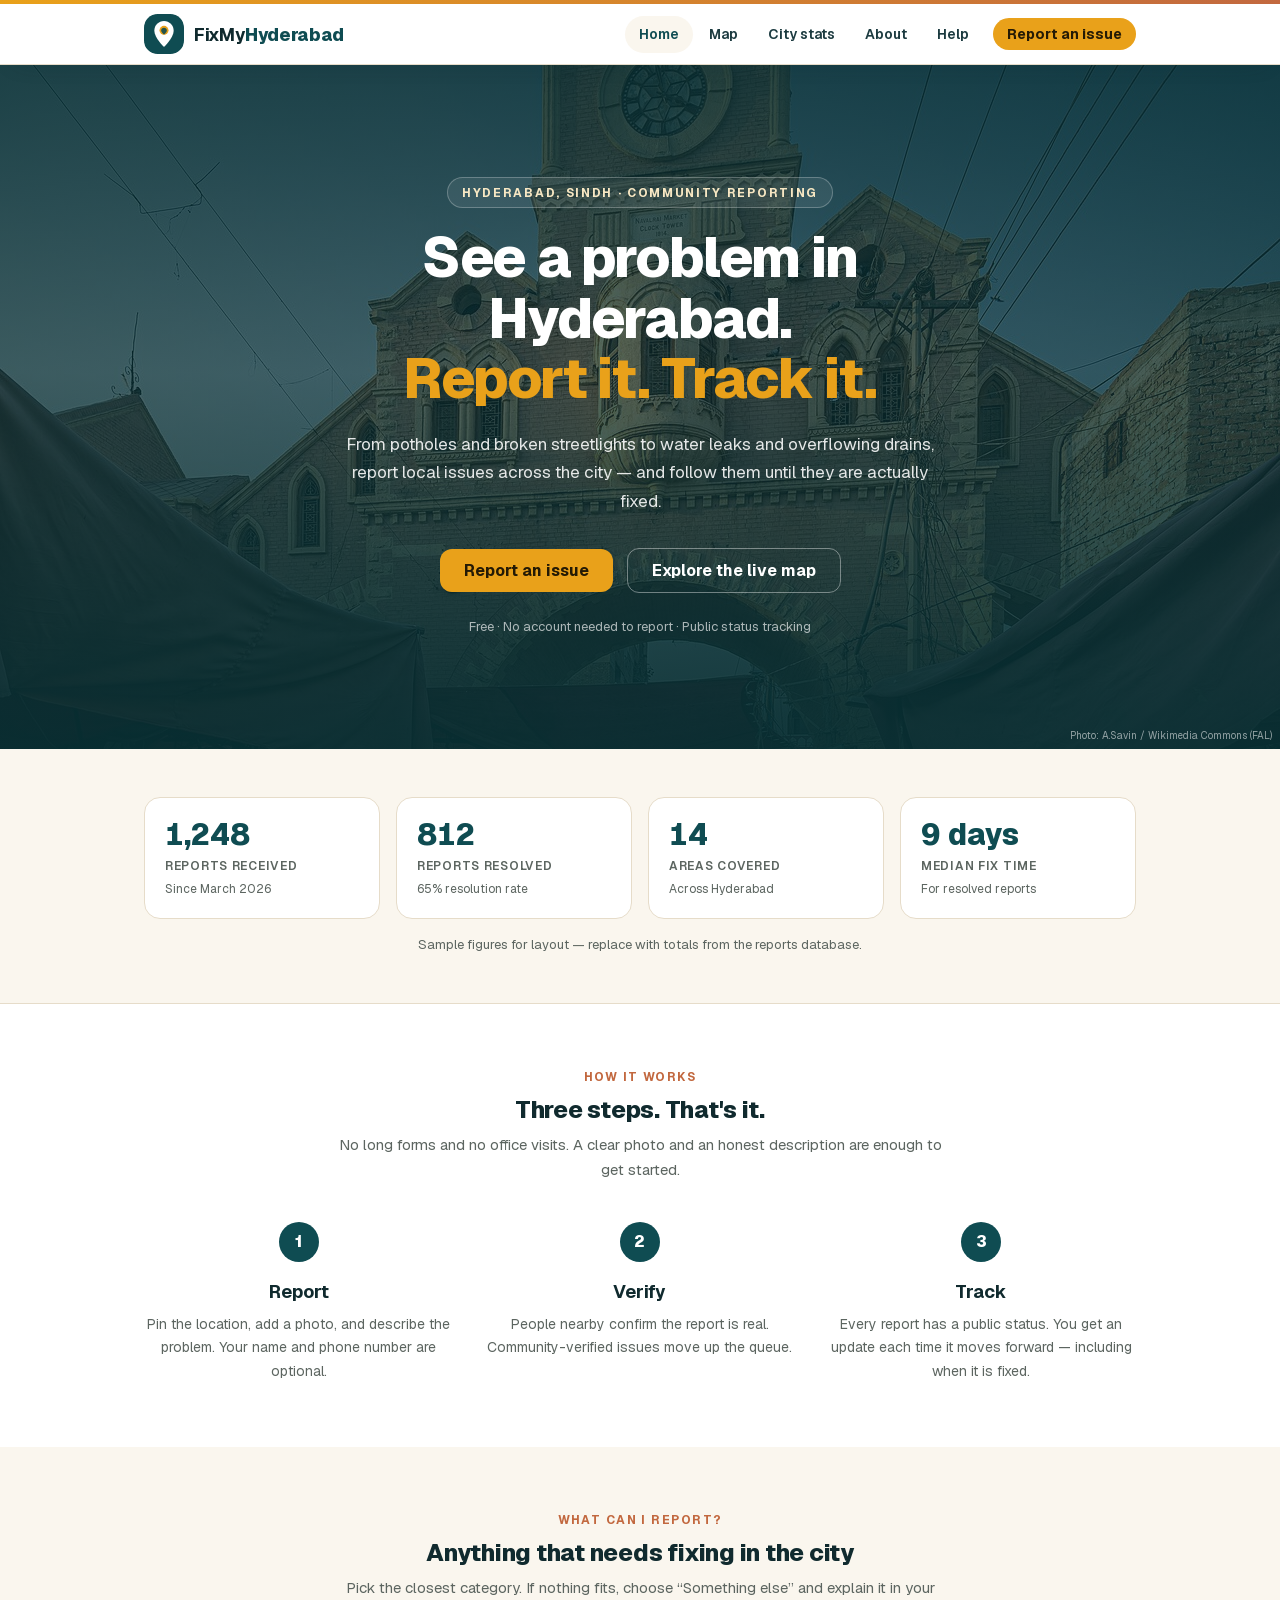
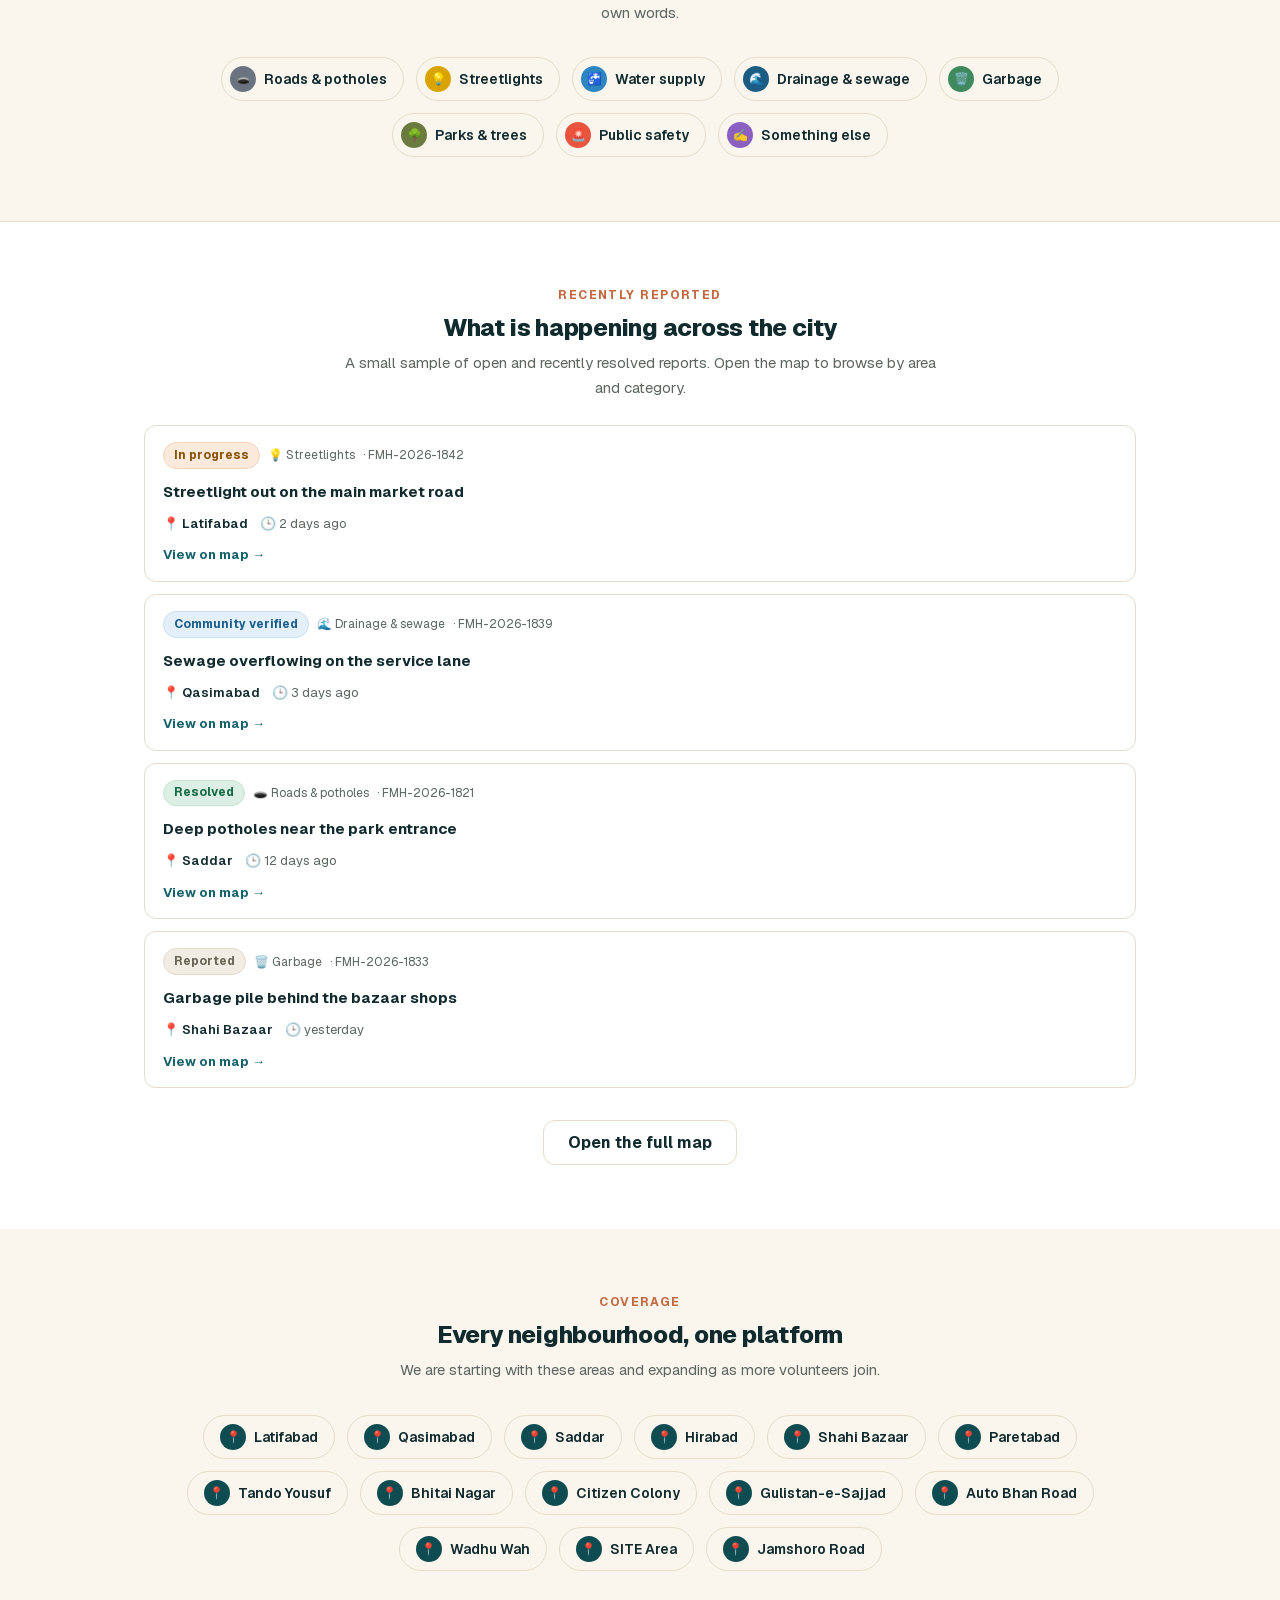
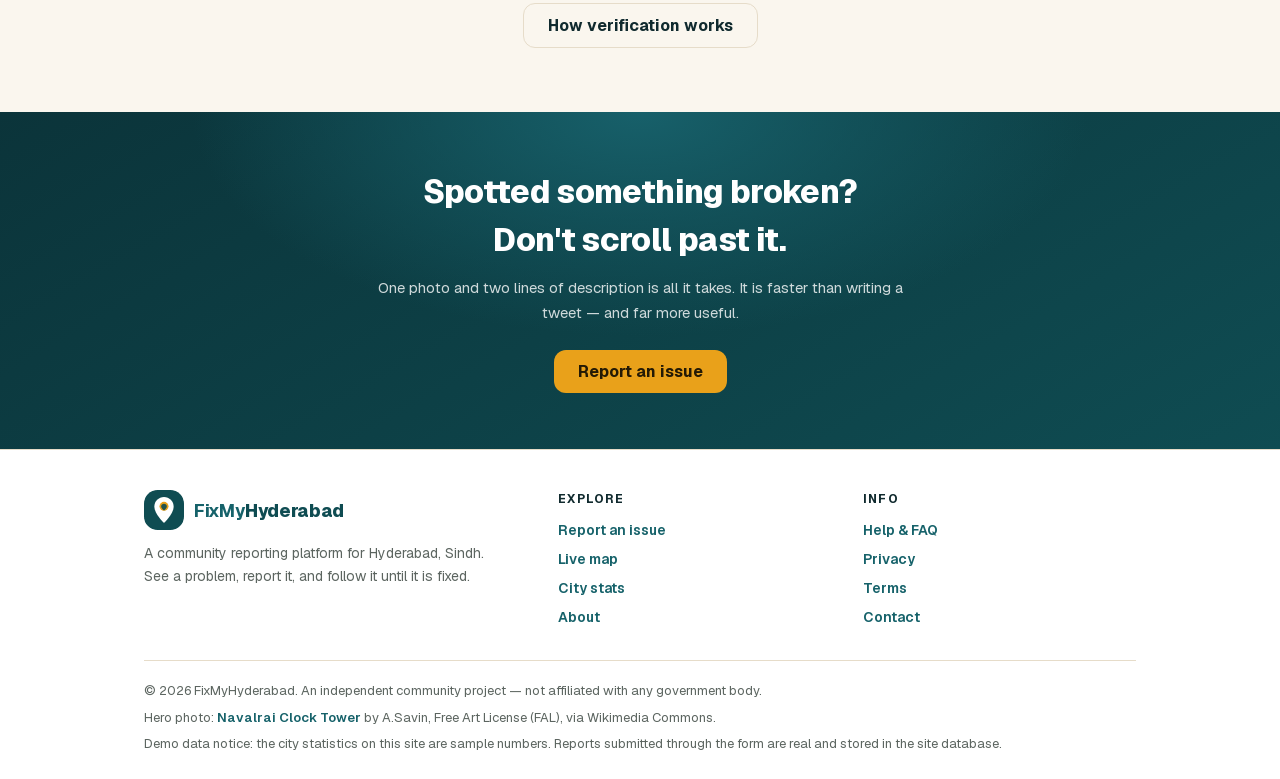
<file: index.html>
<!DOCTYPE html>
<html lang="en">
<head>
<meta charset="utf-8">
<meta name="viewport" content="width=device-width, initial-scale=1">
<title>See a problem in Hyderabad · FixMyHyderabad</title>
<meta name="description" content="Report civic problems in Hyderabad, Sindh — roads, streetlights, water, drainage, garbage — and track them until they are fixed.">
<meta name="theme-color" content="#0f4c52">
<link rel="icon" href="assets/brand/favicon.svg" type="image/svg+xml">
<link rel="stylesheet" href="assets/theme.css">
</head>
<body>
<a class="sr-only" href="#main">Skip to content</a>
<header class="site-header">
  <div class="container site-header__inner">
    <a class="brand" href="index.html" aria-label="FixMyHyderabad — home">
      <img class="brand__mark" src="assets/brand/mark.svg" alt="" width="40" height="40">
      <span class="brand__name">FixMy<strong>Hyderabad</strong></span>
    </a>
    <button class="nav-toggle" type="button" aria-expanded="false" aria-controls="site-nav" aria-label="Open menu">
      <svg width="22" height="22" viewBox="0 0 24 24" fill="none" stroke="currentColor" stroke-width="2" stroke-linecap="round" aria-hidden="true"><path d="M4 7h16M4 12h16M4 17h16"/></svg>
    </button>
    <nav class="nav" id="site-nav" aria-label="Main">
      <a class="nav__link" href="index.html" aria-current="page">Home</a>
      <a class="nav__link" href="map.html">Map</a>
      <a class="nav__link" href="stats.html">City stats</a>
      <a class="nav__link" href="about.html">About</a>
      <a class="nav__link" href="help.html">Help</a>
      <a class="btn btn--primary btn--sm nav__cta" href="report.html">Report an issue</a>
    </nav>
  </div>
</header>
<main id="main">
  <section class="hero">
    <img class="hero__bg" src="assets/img/ghanta-ghar.jpg" alt="Navalrai Clock Tower (Ghanta Ghar) in Hyderabad, Sindh" fetchpriority="high">
    <div class="hero__inner">
      <p class="hero__eyebrow">Hyderabad, Sindh · Community reporting</p>
      <h1 class="hero__title">See a problem in Hyderabad.<br><em>Report it. Track it.</em></h1>
      <p class="hero__text">From potholes and broken streetlights to water leaks and overflowing drains, report local issues across the city — and follow them until they are actually fixed.</p>
      <div class="hero__actions">
        <a class="btn btn--primary" href="report.html">Report an issue</a>
        <a class="btn btn--outline-light" href="map.html">Explore the live map</a>
      </div>
      <p class="hero__note">Free · No account needed to report · Public status tracking</p>
    </div>
    <p class="hero__credit">Photo: A.Savin / Wikimedia Commons (FAL)</p>
  </section>

  <section class="section section--tight">
    <div class="container">
      <div class="stat-grid">
        <div class="stat">
    <div class="stat__value">1,248</div>
    <div class="stat__label">Reports received</div>
    <div class="stat__hint">Since March 2026</div>
  </div>
        <div class="stat">
    <div class="stat__value">812</div>
    <div class="stat__label">Reports resolved</div>
    <div class="stat__hint">65% resolution rate</div>
  </div>
        <div class="stat">
    <div class="stat__value">14</div>
    <div class="stat__label">Areas covered</div>
    <div class="stat__hint">Across Hyderabad</div>
  </div>
        <div class="stat">
    <div class="stat__value">9 days</div>
    <div class="stat__label">Median fix time</div>
    <div class="stat__hint">For resolved reports</div>
  </div>
      </div>
      <p class="text-center text-muted mt-4" style="font-size:.8125rem">Sample figures for layout — replace with totals from the reports database.</p>
    </div>
  </section>

  <section class="section section--surface">
    <div class="container">
      <div class="section-head">
        <p class="eyebrow">How it works</p>
        <h2 class="section-title mt-2">Three steps. That's it.</h2>
        <p class="section-sub">No long forms and no office visits. A clear photo and an honest description are enough to get started.</p>
      </div>
      <div class="steps">
        <div class="step">
          <div class="step__num">1</div>
          <h3 class="step__title">Report</h3>
          <p class="step__text">Pin the location, add a photo, and describe the problem. Your name and phone number are optional.</p>
        </div>
        <div class="step">
          <div class="step__num">2</div>
          <h3 class="step__title">Verify</h3>
          <p class="step__text">People nearby confirm the report is real. Community-verified issues move up the queue.</p>
        </div>
        <div class="step">
          <div class="step__num">3</div>
          <h3 class="step__title">Track</h3>
          <p class="step__text">Every report has a public status. You get an update each time it moves forward — including when it is fixed.</p>
        </div>
      </div>
    </div>
  </section>

  <section class="section">
    <div class="container">
      <div class="section-head">
        <p class="eyebrow">What can I report?</p>
        <h2 class="section-title mt-2">Anything that needs fixing in the city</h2>
        <p class="section-sub">Pick the closest category. If nothing fits, choose “Something else” and explain it in your own words.</p>
      </div>
      <div class="chips mt-8">
        <span class="chip chip--grey"><span class="chip__icon">🕳️</span>Roads & potholes</span>
        <span class="chip chip--gold"><span class="chip__icon">💡</span>Streetlights</span>
        <span class="chip chip--blue"><span class="chip__icon">🚰</span>Water supply</span>
        <span class="chip chip--navy"><span class="chip__icon">🌊</span>Drainage & sewage</span>
        <span class="chip chip--green"><span class="chip__icon">🗑️</span>Garbage</span>
        <span class="chip chip--olive"><span class="chip__icon">🌳</span>Parks & trees</span>
        <span class="chip chip--red"><span class="chip__icon">🚨</span>Public safety</span>
        <span class="chip chip--violet"><span class="chip__icon">✍️</span>Something else</span>
      </div>
    </div>
  </section>

  <section class="section section--surface">
    <div class="container">
      <div class="section-head">
        <p class="eyebrow">Recently reported</p>
        <h2 class="section-title mt-2">What is happening across the city</h2>
        <p class="section-sub">A small sample of open and recently resolved reports. Open the map to browse by area and category.</p>
      </div>
      <div class="report-list">
        <article class="report-row" data-category="lights">
    <div class="report-row__head">
      <span class="badge badge--warning">In progress</span>
      <span>💡 Streetlights</span>
      <span>· FMH-2026-1842</span>
    </div>
    <h3 class="report-row__title">Streetlight out on the main market road</h3>
    <div class="report-row__meta">
      <span>📍 <b>Latifabad</b></span>
      <span>🕒 2 days ago</span>
    </div>
    <a class="report-row__link" href="map.html">View on map →</a>
  </article>
        <article class="report-row" data-category="sewage">
    <div class="report-row__head">
      <span class="badge badge--info">Community verified</span>
      <span>🌊 Drainage & sewage</span>
      <span>· FMH-2026-1839</span>
    </div>
    <h3 class="report-row__title">Sewage overflowing on the service lane</h3>
    <div class="report-row__meta">
      <span>📍 <b>Qasimabad</b></span>
      <span>🕒 3 days ago</span>
    </div>
    <a class="report-row__link" href="map.html">View on map →</a>
  </article>
        <article class="report-row" data-category="roads">
    <div class="report-row__head">
      <span class="badge badge--success">Resolved</span>
      <span>🕳️ Roads & potholes</span>
      <span>· FMH-2026-1821</span>
    </div>
    <h3 class="report-row__title">Deep potholes near the park entrance</h3>
    <div class="report-row__meta">
      <span>📍 <b>Saddar</b></span>
      <span>🕒 12 days ago</span>
    </div>
    <a class="report-row__link" href="map.html">View on map →</a>
  </article>
        <article class="report-row" data-category="garbage">
    <div class="report-row__head">
      <span class="badge badge--muted">Reported</span>
      <span>🗑️ Garbage</span>
      <span>· FMH-2026-1833</span>
    </div>
    <h3 class="report-row__title">Garbage pile behind the bazaar shops</h3>
    <div class="report-row__meta">
      <span>📍 <b>Shahi Bazaar</b></span>
      <span>🕒 yesterday</span>
    </div>
    <a class="report-row__link" href="map.html">View on map →</a>
  </article>
      </div>
      <p class="text-center mt-8">
        <a class="btn btn--outline" href="map.html">Open the full map</a>
      </p>
    </div>
  </section>

  <section class="section">
    <div class="container">
      <div class="section-head">
        <p class="eyebrow">Coverage</p>
        <h2 class="section-title mt-2">Every neighbourhood, one platform</h2>
        <p class="section-sub">We are starting with these areas and expanding as more volunteers join.</p>
      </div>
      <div class="chips mt-8">
        <span class="chip" style="padding:.5rem 1rem"><span class="chip__icon">📍</span>Latifabad</span>
        <span class="chip" style="padding:.5rem 1rem"><span class="chip__icon">📍</span>Qasimabad</span>
        <span class="chip" style="padding:.5rem 1rem"><span class="chip__icon">📍</span>Saddar</span>
        <span class="chip" style="padding:.5rem 1rem"><span class="chip__icon">📍</span>Hirabad</span>
        <span class="chip" style="padding:.5rem 1rem"><span class="chip__icon">📍</span>Shahi Bazaar</span>
        <span class="chip" style="padding:.5rem 1rem"><span class="chip__icon">📍</span>Paretabad</span>
        <span class="chip" style="padding:.5rem 1rem"><span class="chip__icon">📍</span>Tando Yousuf</span>
        <span class="chip" style="padding:.5rem 1rem"><span class="chip__icon">📍</span>Bhitai Nagar</span>
        <span class="chip" style="padding:.5rem 1rem"><span class="chip__icon">📍</span>Citizen Colony</span>
        <span class="chip" style="padding:.5rem 1rem"><span class="chip__icon">📍</span>Gulistan-e-Sajjad</span>
        <span class="chip" style="padding:.5rem 1rem"><span class="chip__icon">📍</span>Auto Bhan Road</span>
        <span class="chip" style="padding:.5rem 1rem"><span class="chip__icon">📍</span>Wadhu Wah</span>
        <span class="chip" style="padding:.5rem 1rem"><span class="chip__icon">📍</span>SITE Area</span>
        <span class="chip" style="padding:.5rem 1rem"><span class="chip__icon">📍</span>Jamshoro Road</span>
      </div>
      <p class="text-center mt-8">
        <a class="btn btn--outline" href="about.html">How verification works</a>
      </p>
    </div>
  </section>

  <section class="cta-band">
    <div class="container">
      <h2>Spotted something broken?<br>Don't scroll past it.</h2>
      <p>One photo and two lines of description is all it takes. It is faster than writing a tweet — and far more useful.</p>
      <a class="btn btn--primary" href="report.html">Report an issue</a>
    </div>
  </section>
</main>
<footer class="site-footer">
  <div class="container">
    <div class="site-footer__top">
      <div class="site-footer__brand">
        <a class="brand" href="index.html">
          <img class="brand__mark" src="assets/brand/mark.svg" alt="" width="40" height="40">
          <span class="brand__name">FixMy<strong>Hyderabad</strong></span>
        </a>
        <p>A community reporting platform for Hyderabad, Sindh. See a problem, report it, and follow it until it is fixed.</p>
      </div>
      <div>
        <p class="site-footer__heading">Explore</p>
        <div class="site-footer__links">
          <a href="report.html">Report an issue</a>
          <a href="map.html">Live map</a>
          <a href="stats.html">City stats</a>
          <a href="about.html">About</a>
        </div>
      </div>
      <div>
        <p class="site-footer__heading">Info</p>
        <div class="site-footer__links">
          <a href="help.html">Help &amp; FAQ</a>
          <a href="privacy.html">Privacy</a>
          <a href="terms.html">Terms</a>
          <a href="mailto:hello@fixmyhyderabad.example">Contact</a>
        </div>
      </div>
    </div>
    <div class="site-footer__bottom">
      <p>© <span data-year>2026</span> FixMyHyderabad. An independent community project — not affiliated with any government body.</p>
      <p>Hero photo: <a href="https://commons.wikimedia.org/wiki/File:PK_Hyderabad_asv2020-02_img15_Navalrai_Market_tower.jpg" target="_blank" rel="noopener">Navalrai Clock Tower</a> by A.Savin, Free Art License (FAL), via Wikimedia Commons.</p>
      <p>Demo data notice: the city statistics on this site are sample numbers. Reports submitted through the form are real and stored in the site database.</p>
    </div>
  </div>
</footer>
<script src="assets/site.js"></script>
</body>
</html>
</file>
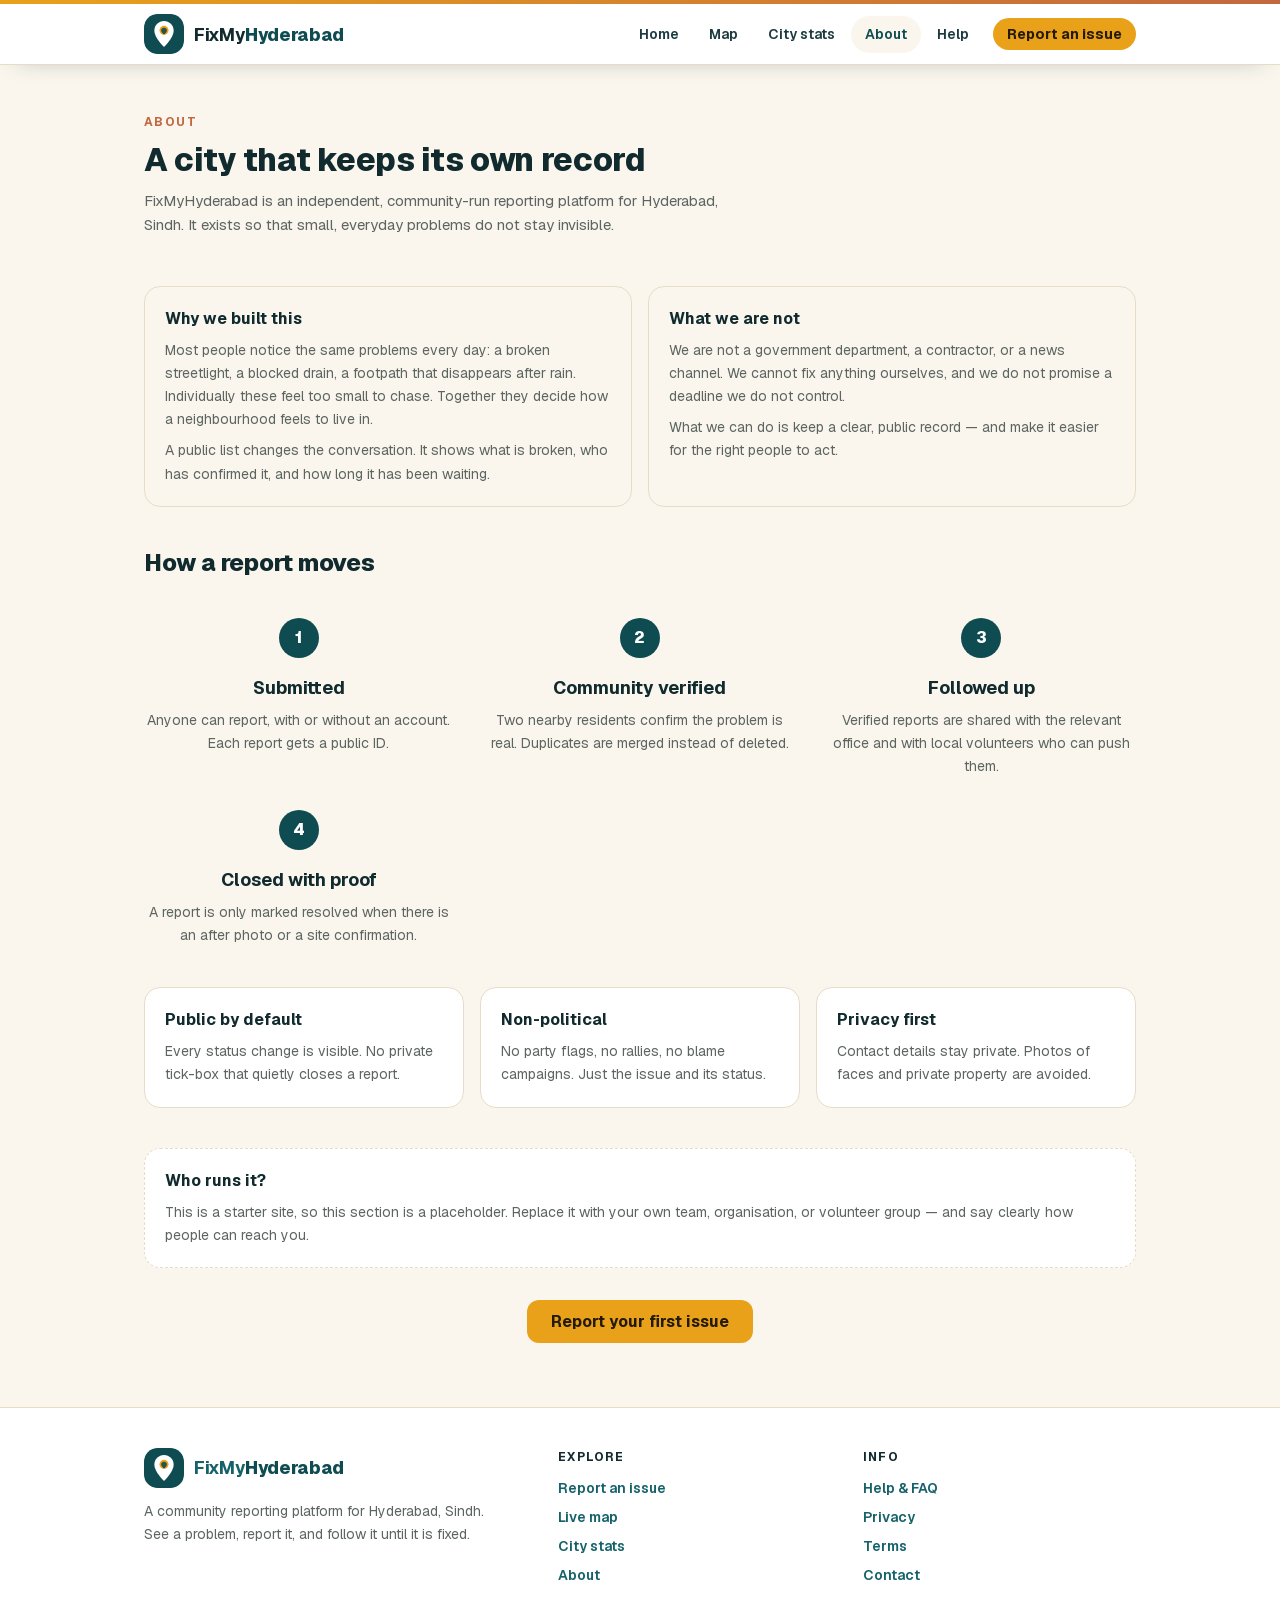
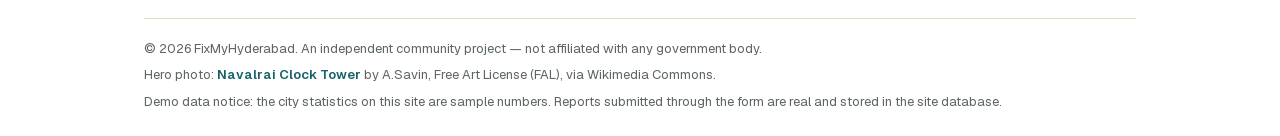
<file: about.html>
<!DOCTYPE html>
<html lang="en">
<head>
<meta charset="utf-8">
<meta name="viewport" content="width=device-width, initial-scale=1">
<title>About · FixMyHyderabad</title>
<meta name="description" content="FixMyHyderabad is an independent community platform for reporting and tracking civic issues in Hyderabad, Sindh.">
<meta name="theme-color" content="#0f4c52">
<link rel="icon" href="assets/brand/favicon.svg" type="image/svg+xml">
<link rel="stylesheet" href="assets/theme.css">
</head>
<body>
<a class="sr-only" href="#main">Skip to content</a>
<header class="site-header">
  <div class="container site-header__inner">
    <a class="brand" href="index.html" aria-label="FixMyHyderabad — home">
      <img class="brand__mark" src="assets/brand/mark.svg" alt="" width="40" height="40">
      <span class="brand__name">FixMy<strong>Hyderabad</strong></span>
    </a>
    <button class="nav-toggle" type="button" aria-expanded="false" aria-controls="site-nav" aria-label="Open menu">
      <svg width="22" height="22" viewBox="0 0 24 24" fill="none" stroke="currentColor" stroke-width="2" stroke-linecap="round" aria-hidden="true"><path d="M4 7h16M4 12h16M4 17h16"/></svg>
    </button>
    <nav class="nav" id="site-nav" aria-label="Main">
      <a class="nav__link" href="index.html">Home</a>
      <a class="nav__link" href="map.html">Map</a>
      <a class="nav__link" href="stats.html">City stats</a>
      <a class="nav__link" href="about.html" aria-current="page">About</a>
      <a class="nav__link" href="help.html">Help</a>
      <a class="btn btn--primary btn--sm nav__cta" href="report.html">Report an issue</a>
    </nav>
  </div>
</header>
<main id="main">
  <section class="section section--tight">
    <div class="container">
      <p class="eyebrow">About</p>
      <h1 class="section-title mt-2" style="font-size:2rem">A city that keeps its own record</h1>
      <p class="section-sub" style="margin-left:0;text-align:left">FixMyHyderabad is an independent, community-run reporting platform for Hyderabad, Sindh. It exists so that small, everyday problems do not stay invisible.</p>
    </div>
  </section>

  <section class="section" style="padding-top:0">
    <div class="container">
      <div class="grid grid--2">
        <div class="card card--flat">
          <h2 class="card__title">Why we built this</h2>
          <p class="card__text">Most people notice the same problems every day: a broken streetlight, a blocked drain, a footpath that disappears after rain. Individually these feel too small to chase. Together they decide how a neighbourhood feels to live in.</p>
          <p class="card__text">A public list changes the conversation. It shows what is broken, who has confirmed it, and how long it has been waiting.</p>
        </div>
        <div class="card card--flat">
          <h2 class="card__title">What we are not</h2>
          <p class="card__text">We are not a government department, a contractor, or a news channel. We cannot fix anything ourselves, and we do not promise a deadline we do not control.</p>
          <p class="card__text">What we can do is keep a clear, public record — and make it easier for the right people to act.</p>
        </div>
      </div>

      <h2 class="section-title mt-10">How a report moves</h2>
      <div class="steps">
        <div class="step">
          <div class="step__num">1</div>
          <h3 class="step__title">Submitted</h3>
          <p class="step__text">Anyone can report, with or without an account. Each report gets a public ID.</p>
        </div>
        <div class="step">
          <div class="step__num">2</div>
          <h3 class="step__title">Community verified</h3>
          <p class="step__text">Two nearby residents confirm the problem is real. Duplicates are merged instead of deleted.</p>
        </div>
        <div class="step">
          <div class="step__num">3</div>
          <h3 class="step__title">Followed up</h3>
          <p class="step__text">Verified reports are shared with the relevant office and with local volunteers who can push them.</p>
        </div>
        <div class="step">
          <div class="step__num">4</div>
          <h3 class="step__title">Closed with proof</h3>
          <p class="step__text">A report is only marked resolved when there is an after photo or a site confirmation.</p>
        </div>
      </div>

      <div class="grid grid--3 mt-10">
        <div class="card"><h3 class="card__title">Public by default</h3><p class="card__text">Every status change is visible. No private tick-box that quietly closes a report.</p></div>
        <div class="card"><h3 class="card__title">Non-political</h3><p class="card__text">No party flags, no rallies, no blame campaigns. Just the issue and its status.</p></div>
        <div class="card"><h3 class="card__title">Privacy first</h3><p class="card__text">Contact details stay private. Photos of faces and private property are avoided.</p></div>
      </div>

      <div class="card mt-10" style="border-style:dashed">
        <h2 class="card__title">Who runs it?</h2>
        <p class="card__text">This is a starter site, so this section is a placeholder. Replace it with your own team, organisation, or volunteer group — and say clearly how people can reach you.</p>
      </div>

      <p class="text-center mt-8"><a class="btn btn--primary" href="report.html">Report your first issue</a></p>
    </div>
  </section>
</main>
<footer class="site-footer">
  <div class="container">
    <div class="site-footer__top">
      <div class="site-footer__brand">
        <a class="brand" href="index.html">
          <img class="brand__mark" src="assets/brand/mark.svg" alt="" width="40" height="40">
          <span class="brand__name">FixMy<strong>Hyderabad</strong></span>
        </a>
        <p>A community reporting platform for Hyderabad, Sindh. See a problem, report it, and follow it until it is fixed.</p>
      </div>
      <div>
        <p class="site-footer__heading">Explore</p>
        <div class="site-footer__links">
          <a href="report.html">Report an issue</a>
          <a href="map.html">Live map</a>
          <a href="stats.html">City stats</a>
          <a href="about.html">About</a>
        </div>
      </div>
      <div>
        <p class="site-footer__heading">Info</p>
        <div class="site-footer__links">
          <a href="help.html">Help &amp; FAQ</a>
          <a href="privacy.html">Privacy</a>
          <a href="terms.html">Terms</a>
          <a href="mailto:hello@fixmyhyderabad.example">Contact</a>
        </div>
      </div>
    </div>
    <div class="site-footer__bottom">
      <p>© <span data-year>2026</span> FixMyHyderabad. An independent community project — not affiliated with any government body.</p>
      <p>Hero photo: <a href="https://commons.wikimedia.org/wiki/File:PK_Hyderabad_asv2020-02_img15_Navalrai_Market_tower.jpg" target="_blank" rel="noopener">Navalrai Clock Tower</a> by A.Savin, Free Art License (FAL), via Wikimedia Commons.</p>
      <p>Demo data notice: the city statistics on this site are sample numbers. Reports submitted through the form are real and stored in the site database.</p>
    </div>
  </div>
</footer>
<script src="assets/site.js"></script>
</body>
</html>
</file>
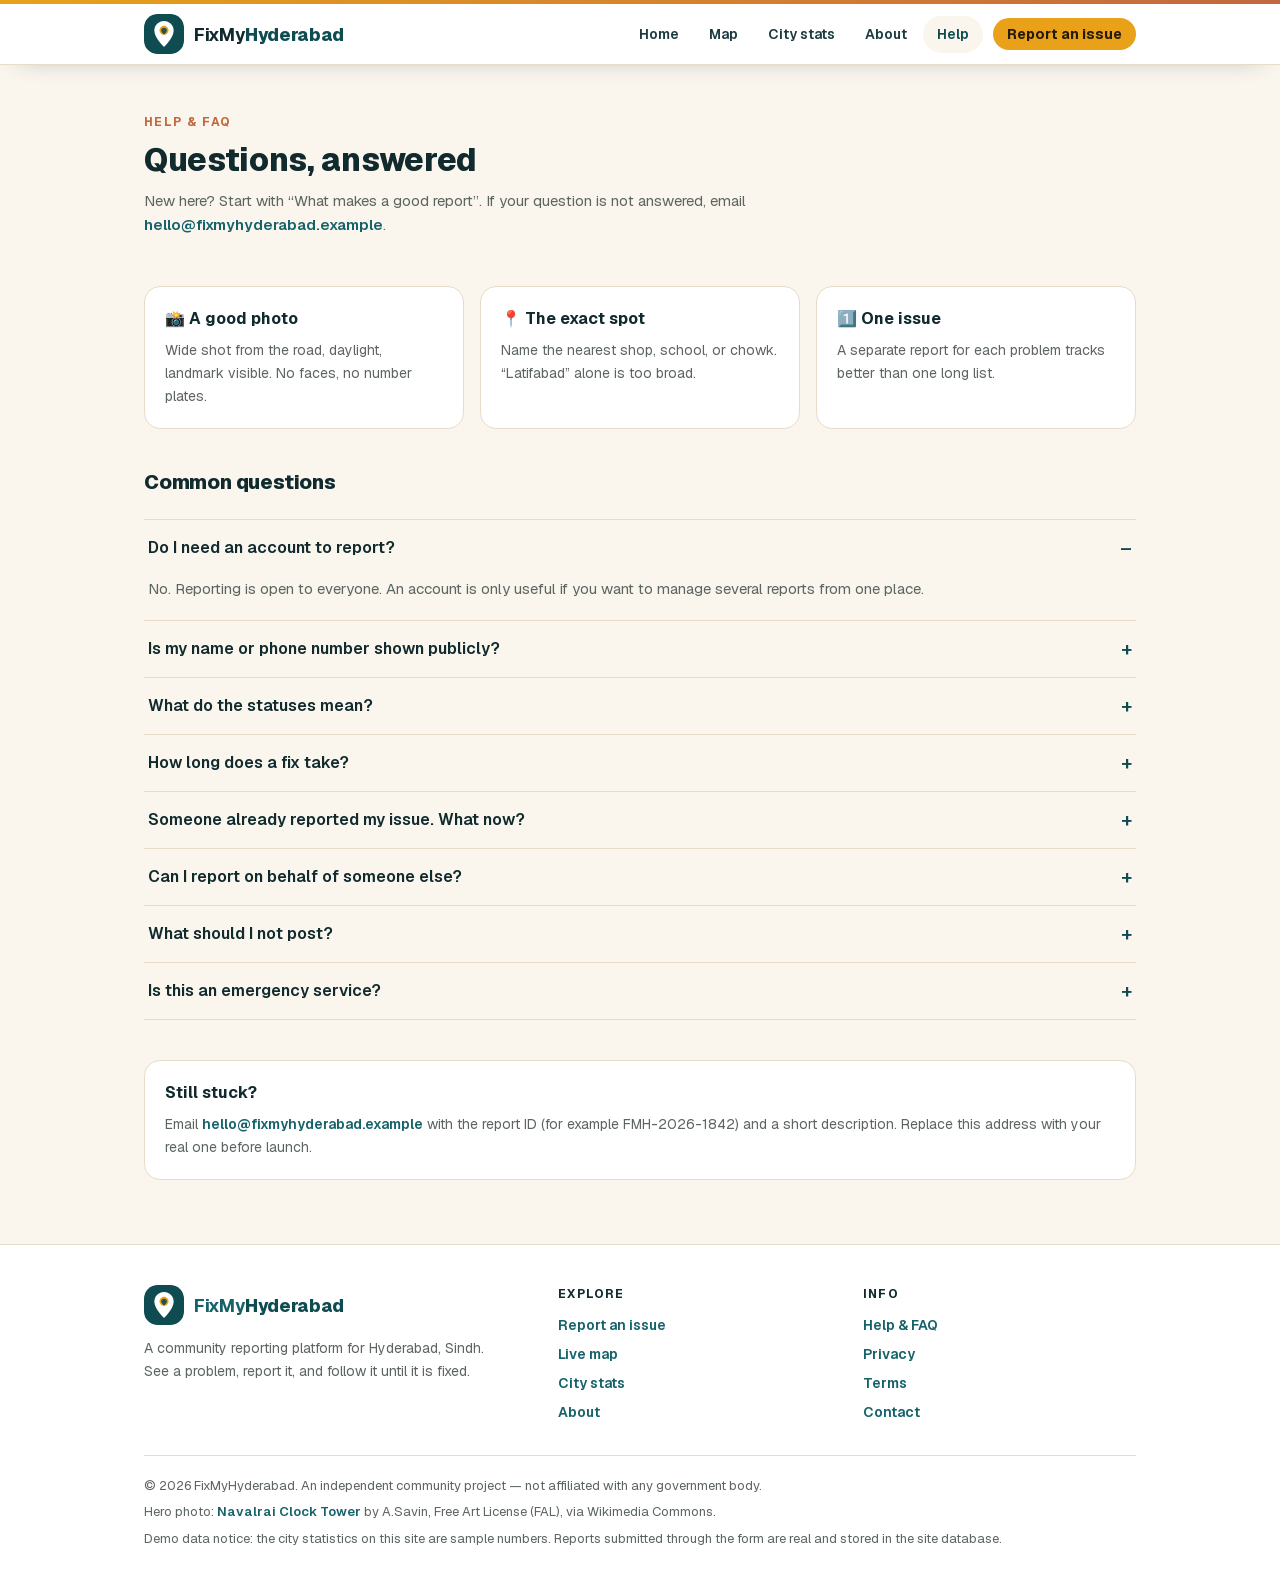
<file: help.html>
<!DOCTYPE html>
<html lang="en">
<head>
<meta charset="utf-8">
<meta name="viewport" content="width=device-width, initial-scale=1">
<title>Help & FAQ · FixMyHyderabad</title>
<meta name="description" content="How to write a good report, what the statuses mean, and answers to common questions about FixMyHyderabad.">
<meta name="theme-color" content="#0f4c52">
<link rel="icon" href="assets/brand/favicon.svg" type="image/svg+xml">
<link rel="stylesheet" href="assets/theme.css">
</head>
<body>
<a class="sr-only" href="#main">Skip to content</a>
<header class="site-header">
  <div class="container site-header__inner">
    <a class="brand" href="index.html" aria-label="FixMyHyderabad — home">
      <img class="brand__mark" src="assets/brand/mark.svg" alt="" width="40" height="40">
      <span class="brand__name">FixMy<strong>Hyderabad</strong></span>
    </a>
    <button class="nav-toggle" type="button" aria-expanded="false" aria-controls="site-nav" aria-label="Open menu">
      <svg width="22" height="22" viewBox="0 0 24 24" fill="none" stroke="currentColor" stroke-width="2" stroke-linecap="round" aria-hidden="true"><path d="M4 7h16M4 12h16M4 17h16"/></svg>
    </button>
    <nav class="nav" id="site-nav" aria-label="Main">
      <a class="nav__link" href="index.html">Home</a>
      <a class="nav__link" href="map.html">Map</a>
      <a class="nav__link" href="stats.html">City stats</a>
      <a class="nav__link" href="about.html">About</a>
      <a class="nav__link" href="help.html" aria-current="page">Help</a>
      <a class="btn btn--primary btn--sm nav__cta" href="report.html">Report an issue</a>
    </nav>
  </div>
</header>
<main id="main">
  <section class="section section--tight">
    <div class="container">
      <p class="eyebrow">Help &amp; FAQ</p>
      <h1 class="section-title mt-2" style="font-size:2rem">Questions, answered</h1>
      <p class="section-sub" style="margin-left:0;text-align:left">New here? Start with “What makes a good report”. If your question is not answered, email <a href="mailto:hello@fixmyhyderabad.example" style="color:var(--color-link);font-weight:600">hello@fixmyhyderabad.example</a>.</p>
    </div>
  </section>

  <section class="section" style="padding-top:0">
    <div class="container">
      <div class="grid grid--3">
        <div class="card"><h2 class="card__title">📸 A good photo</h2><p class="card__text">Wide shot from the road, daylight, landmark visible. No faces, no number plates.</p></div>
        <div class="card"><h2 class="card__title">📍 The exact spot</h2><p class="card__text">Name the nearest shop, school, or chowk. “Latifabad” alone is too broad.</p></div>
        <div class="card"><h2 class="card__title">1️⃣ One issue</h2><p class="card__text">A separate report for each problem tracks better than one long list.</p></div>
      </div>

      <h2 class="section-title mt-10" style="font-size:1.25rem">Common questions</h2>
      <div class="accordion">
        <details open>
          <summary>Do I need an account to report?</summary>
          <div class="accordion__body"><p>No. Reporting is open to everyone. An account is only useful if you want to manage several reports from one place.</p></div>
        </details>
        <details>
          <summary>Is my name or phone number shown publicly?</summary>
          <div class="accordion__body"><p>No. Contact details are for updates only. The public report shows the issue, the area, the photo, and the status — not your identity.</p></div>
        </details>
        <details>
          <summary>What do the statuses mean?</summary>
          <div class="accordion__body">
            <p><strong>Reported</strong> — submitted and on the map. <strong>Community verified</strong> — neighbours confirmed it. <strong>In progress</strong> — the responsible office or team has taken it up. <strong>Resolved</strong> — fixed, with evidence where possible.</p>
          </div>
        </details>
        <details>
          <summary>How long does a fix take?</summary>
          <div class="accordion__body"><p>It depends on the category and the office involved. Streetlights and garbage are usually quicker; drainage and road work take longer. The public status is the honest answer — we do not promise dates we cannot control.</p></div>
        </details>
        <details>
          <summary>Someone already reported my issue. What now?</summary>
          <div class="accordion__body"><p>Confirm their report instead of creating a duplicate. Confirmations are what move a report to “Community verified”.</p></div>
        </details>
        <details>
          <summary>Can I report on behalf of someone else?</summary>
          <div class="accordion__body"><p>Yes, if the report is accurate and you are not sharing anyone's private information. Describe the problem, not the person.</p></div>
        </details>
        <details>
          <summary>What should I not post?</summary>
          <div class="accordion__body"><p>No personal data, no number plates, no photos of faces without consent, no political campaigning, and no accusations against named individuals. Reports are about infrastructure, not people.</p></div>
        </details>
        <details>
          <summary>Is this an emergency service?</summary>
          <div class="accordion__body"><p>No. For a live hazard, fire, or medical emergency, contact local emergency services first. Use this platform for non-urgent civic problems.</p></div>
        </details>
      </div>

      <div class="card mt-10">
        <h2 class="card__title">Still stuck?</h2>
        <p class="card__text">Email <a href="mailto:hello@fixmyhyderabad.example" style="color:var(--color-link);font-weight:600">hello@fixmyhyderabad.example</a> with the report ID (for example FMH-2026-1842) and a short description. Replace this address with your real one before launch.</p>
      </div>
    </div>
  </section>
</main>
<footer class="site-footer">
  <div class="container">
    <div class="site-footer__top">
      <div class="site-footer__brand">
        <a class="brand" href="index.html">
          <img class="brand__mark" src="assets/brand/mark.svg" alt="" width="40" height="40">
          <span class="brand__name">FixMy<strong>Hyderabad</strong></span>
        </a>
        <p>A community reporting platform for Hyderabad, Sindh. See a problem, report it, and follow it until it is fixed.</p>
      </div>
      <div>
        <p class="site-footer__heading">Explore</p>
        <div class="site-footer__links">
          <a href="report.html">Report an issue</a>
          <a href="map.html">Live map</a>
          <a href="stats.html">City stats</a>
          <a href="about.html">About</a>
        </div>
      </div>
      <div>
        <p class="site-footer__heading">Info</p>
        <div class="site-footer__links">
          <a href="help.html">Help &amp; FAQ</a>
          <a href="privacy.html">Privacy</a>
          <a href="terms.html">Terms</a>
          <a href="mailto:hello@fixmyhyderabad.example">Contact</a>
        </div>
      </div>
    </div>
    <div class="site-footer__bottom">
      <p>© <span data-year>2026</span> FixMyHyderabad. An independent community project — not affiliated with any government body.</p>
      <p>Hero photo: <a href="https://commons.wikimedia.org/wiki/File:PK_Hyderabad_asv2020-02_img15_Navalrai_Market_tower.jpg" target="_blank" rel="noopener">Navalrai Clock Tower</a> by A.Savin, Free Art License (FAL), via Wikimedia Commons.</p>
      <p>Demo data notice: the city statistics on this site are sample numbers. Reports submitted through the form are real and stored in the site database.</p>
    </div>
  </div>
</footer>
<script src="assets/site.js"></script>
</body>
</html>
</file>
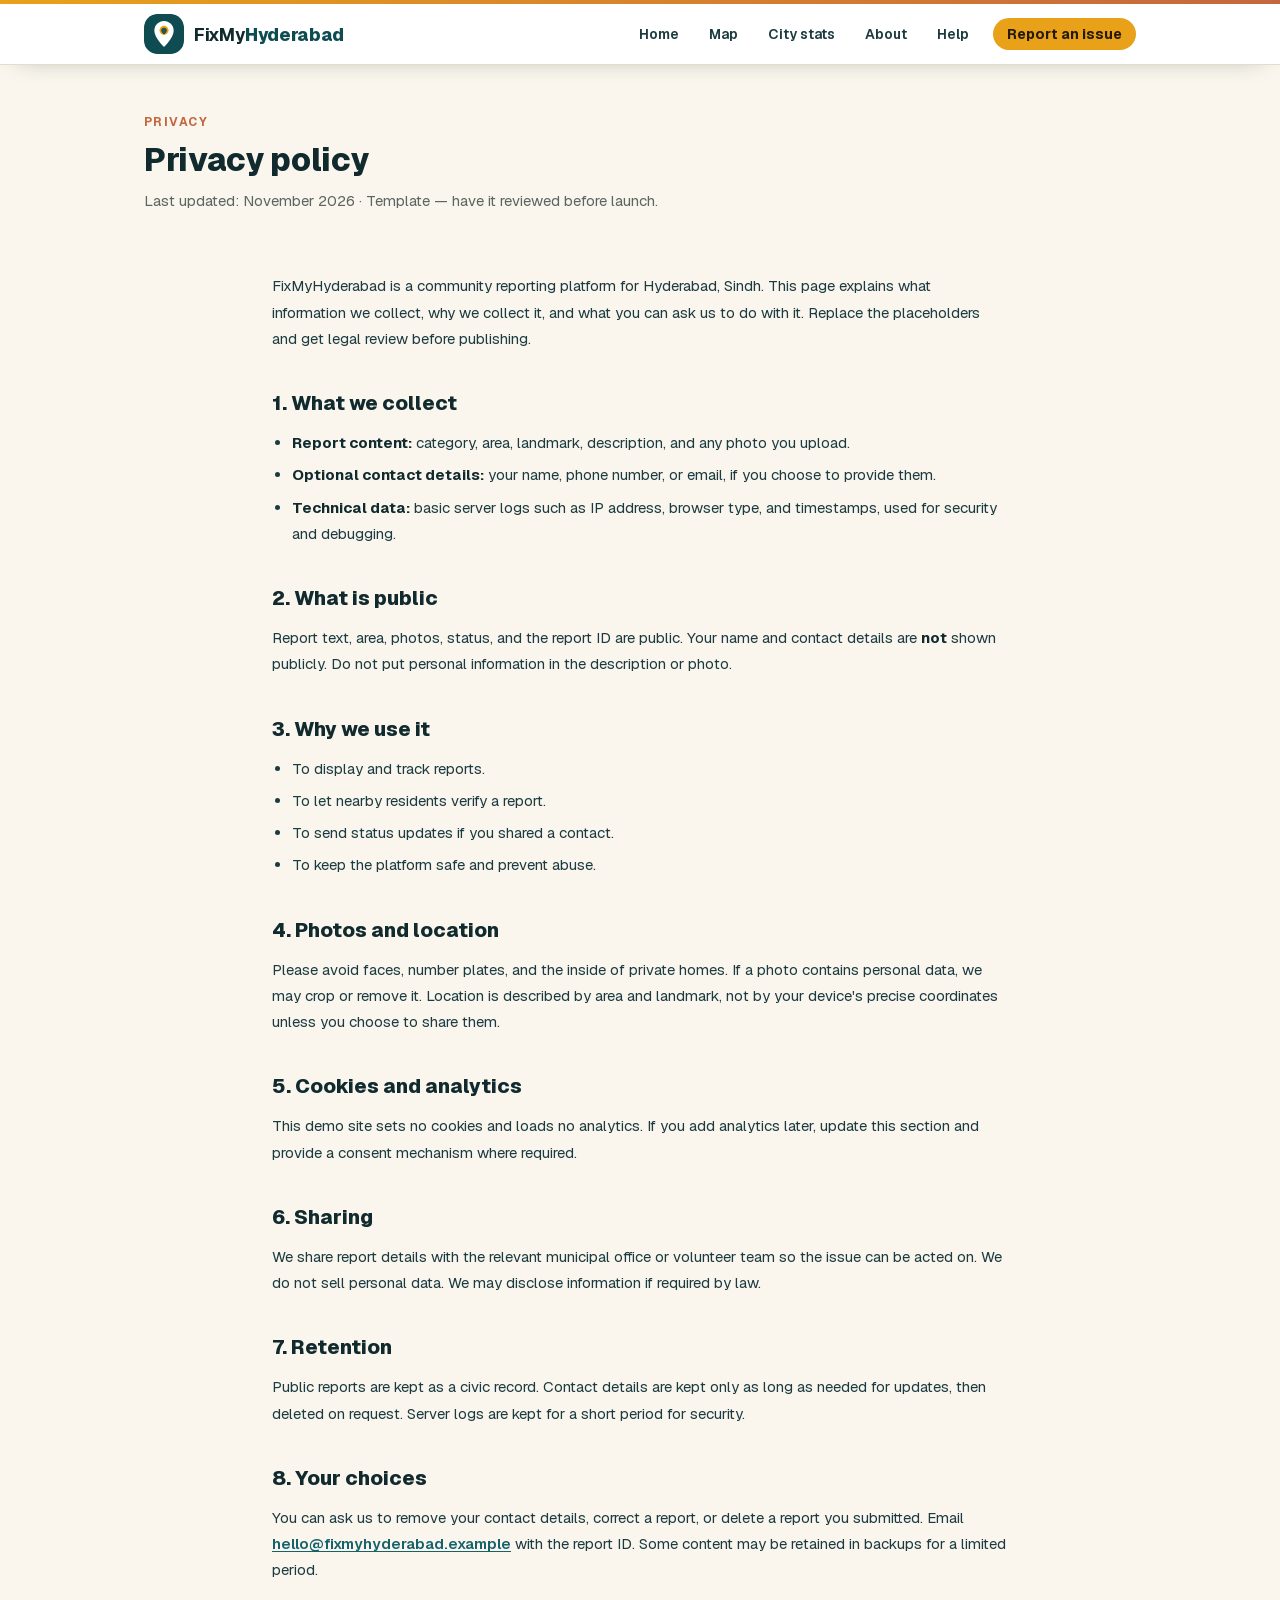
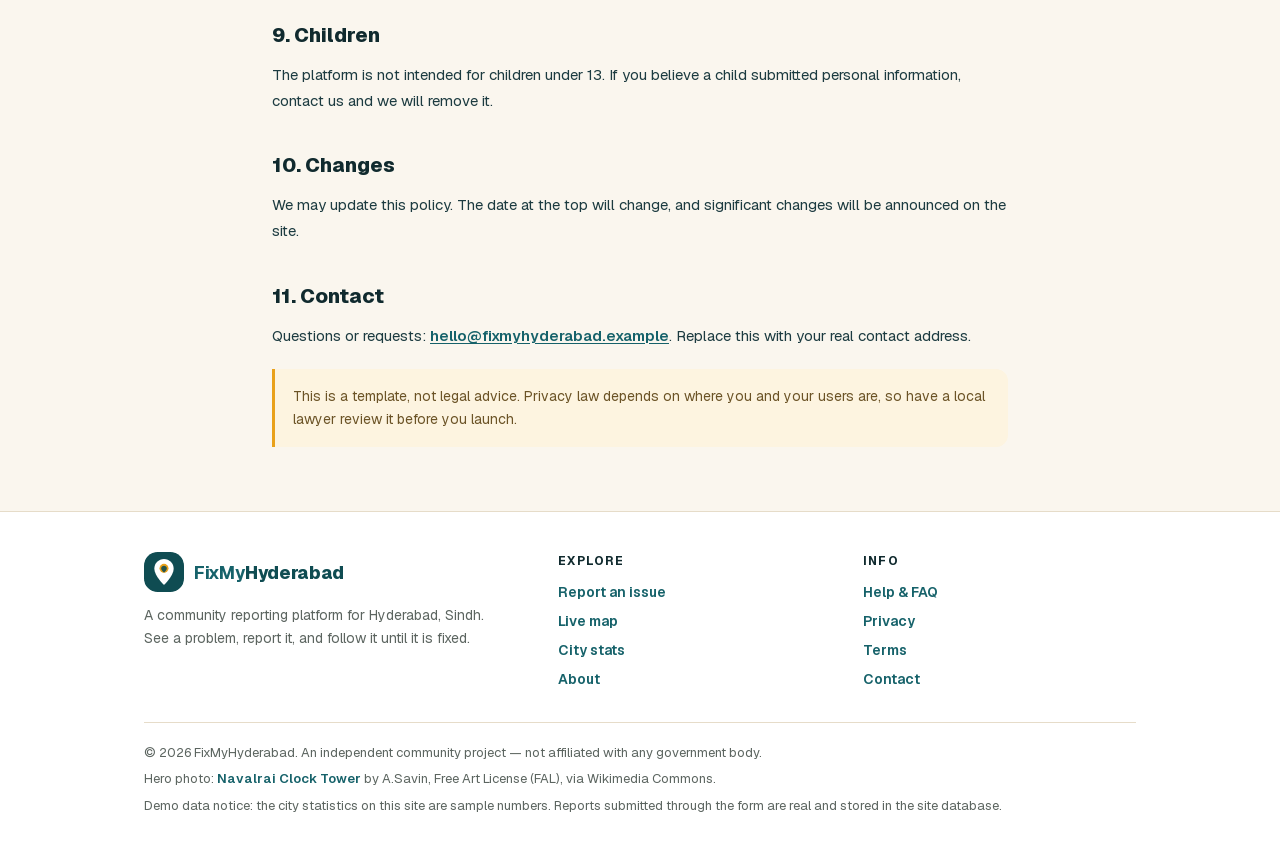
<file: privacy.html>
<!DOCTYPE html>
<html lang="en">
<head>
<meta charset="utf-8">
<meta name="viewport" content="width=device-width, initial-scale=1">
<title>Privacy policy · FixMyHyderabad</title>
<meta name="description" content="How FixMyHyderabad handles report content, photos, and optional contact details.">
<meta name="theme-color" content="#0f4c52">
<link rel="icon" href="assets/brand/favicon.svg" type="image/svg+xml">
<link rel="stylesheet" href="assets/theme.css">
</head>
<body>
<a class="sr-only" href="#main">Skip to content</a>
<header class="site-header">
  <div class="container site-header__inner">
    <a class="brand" href="index.html" aria-label="FixMyHyderabad — home">
      <img class="brand__mark" src="assets/brand/mark.svg" alt="" width="40" height="40">
      <span class="brand__name">FixMy<strong>Hyderabad</strong></span>
    </a>
    <button class="nav-toggle" type="button" aria-expanded="false" aria-controls="site-nav" aria-label="Open menu">
      <svg width="22" height="22" viewBox="0 0 24 24" fill="none" stroke="currentColor" stroke-width="2" stroke-linecap="round" aria-hidden="true"><path d="M4 7h16M4 12h16M4 17h16"/></svg>
    </button>
    <nav class="nav" id="site-nav" aria-label="Main">
      <a class="nav__link" href="index.html">Home</a>
      <a class="nav__link" href="map.html">Map</a>
      <a class="nav__link" href="stats.html">City stats</a>
      <a class="nav__link" href="about.html">About</a>
      <a class="nav__link" href="help.html">Help</a>
      <a class="btn btn--primary btn--sm nav__cta" href="report.html">Report an issue</a>
    </nav>
  </div>
</header>
<main id="main">
  <section class="section section--tight">
    <div class="container">
      <p class="eyebrow">Privacy</p>
      <h1 class="section-title mt-2" style="font-size:2rem">Privacy policy</h1>
      <p class="section-sub" style="margin-left:0;text-align:left">Last updated: November 2026 · Template — have it reviewed before launch.</p>
    </div>
  </section>
  <section class="section" style="padding-top:0">
    <div class="container">
      <div class="prose">
        <p>FixMyHyderabad is a community reporting platform for Hyderabad, Sindh. This page explains what information we collect, why we collect it, and what you can ask us to do with it. Replace the placeholders and get legal review before publishing.</p>

        <h2>1. What we collect</h2>
        <ul>
          <li><strong>Report content:</strong> category, area, landmark, description, and any photo you upload.</li>
          <li><strong>Optional contact details:</strong> your name, phone number, or email, if you choose to provide them.</li>
          <li><strong>Technical data:</strong> basic server logs such as IP address, browser type, and timestamps, used for security and debugging.</li>
        </ul>

        <h2>2. What is public</h2>
        <p>Report text, area, photos, status, and the report ID are public. Your name and contact details are <strong>not</strong> shown publicly. Do not put personal information in the description or photo.</p>

        <h2>3. Why we use it</h2>
        <ul>
          <li>To display and track reports.</li>
          <li>To let nearby residents verify a report.</li>
          <li>To send status updates if you shared a contact.</li>
          <li>To keep the platform safe and prevent abuse.</li>
        </ul>

        <h2>4. Photos and location</h2>
        <p>Please avoid faces, number plates, and the inside of private homes. If a photo contains personal data, we may crop or remove it. Location is described by area and landmark, not by your device's precise coordinates unless you choose to share them.</p>

        <h2>5. Cookies and analytics</h2>
        <p>This demo site sets no cookies and loads no analytics. If you add analytics later, update this section and provide a consent mechanism where required.</p>

        <h2>6. Sharing</h2>
        <p>We share report details with the relevant municipal office or volunteer team so the issue can be acted on. We do not sell personal data. We may disclose information if required by law.</p>

        <h2>7. Retention</h2>
        <p>Public reports are kept as a civic record. Contact details are kept only as long as needed for updates, then deleted on request. Server logs are kept for a short period for security.</p>

        <h2>8. Your choices</h2>
        <p>You can ask us to remove your contact details, correct a report, or delete a report you submitted. Email <a href="mailto:hello@fixmyhyderabad.example">hello@fixmyhyderabad.example</a> with the report ID. Some content may be retained in backups for a limited period.</p>

        <h2>9. Children</h2>
        <p>The platform is not intended for children under 13. If you believe a child submitted personal information, contact us and we will remove it.</p>

        <h2>10. Changes</h2>
        <p>We may update this policy. The date at the top will change, and significant changes will be announced on the site.</p>

        <h2>11. Contact</h2>
        <p>Questions or requests: <a href="mailto:hello@fixmyhyderabad.example">hello@fixmyhyderabad.example</a>. Replace this with your real contact address.</p>

        <div class="note-box">This is a template, not legal advice. Privacy law depends on where you and your users are, so have a local lawyer review it before you launch.</div>
      </div>
    </div>
  </section>
</main>
<footer class="site-footer">
  <div class="container">
    <div class="site-footer__top">
      <div class="site-footer__brand">
        <a class="brand" href="index.html">
          <img class="brand__mark" src="assets/brand/mark.svg" alt="" width="40" height="40">
          <span class="brand__name">FixMy<strong>Hyderabad</strong></span>
        </a>
        <p>A community reporting platform for Hyderabad, Sindh. See a problem, report it, and follow it until it is fixed.</p>
      </div>
      <div>
        <p class="site-footer__heading">Explore</p>
        <div class="site-footer__links">
          <a href="report.html">Report an issue</a>
          <a href="map.html">Live map</a>
          <a href="stats.html">City stats</a>
          <a href="about.html">About</a>
        </div>
      </div>
      <div>
        <p class="site-footer__heading">Info</p>
        <div class="site-footer__links">
          <a href="help.html">Help &amp; FAQ</a>
          <a href="privacy.html">Privacy</a>
          <a href="terms.html">Terms</a>
          <a href="mailto:hello@fixmyhyderabad.example">Contact</a>
        </div>
      </div>
    </div>
    <div class="site-footer__bottom">
      <p>© <span data-year>2026</span> FixMyHyderabad. An independent community project — not affiliated with any government body.</p>
      <p>Hero photo: <a href="https://commons.wikimedia.org/wiki/File:PK_Hyderabad_asv2020-02_img15_Navalrai_Market_tower.jpg" target="_blank" rel="noopener">Navalrai Clock Tower</a> by A.Savin, Free Art License (FAL), via Wikimedia Commons.</p>
      <p>Demo data notice: the city statistics on this site are sample numbers. Reports submitted through the form are real and stored in the site database.</p>
    </div>
  </div>
</footer>
<script src="assets/site.js"></script>
</body>
</html>
</file>
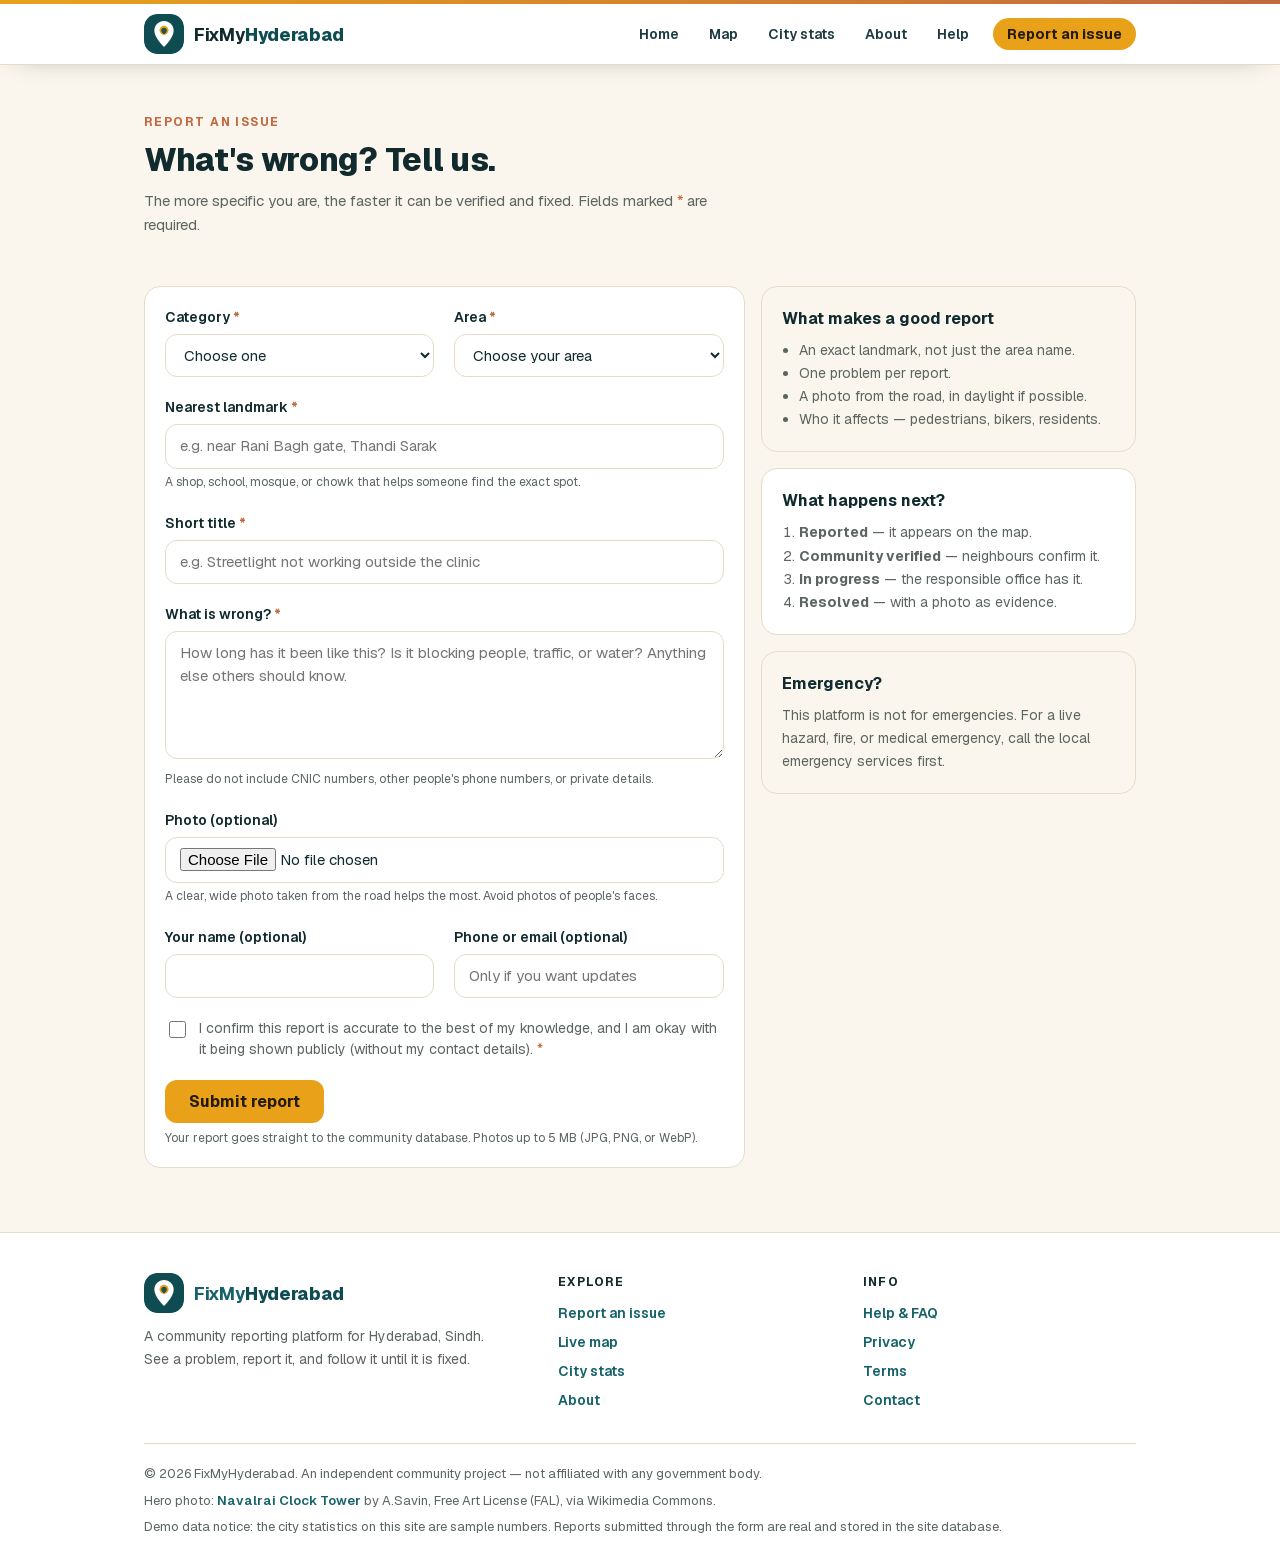
<file: report.html>
<!DOCTYPE html>
<html lang="en">
<head>
<meta charset="utf-8">
<meta name="viewport" content="width=device-width, initial-scale=1">
<title>Report an issue · FixMyHyderabad</title>
<meta name="description" content="Report a civic issue in Hyderabad in under a minute. Add a photo, landmark, and description. No account needed.">
<meta name="theme-color" content="#0f4c52">
<link rel="icon" href="assets/brand/favicon.svg" type="image/svg+xml">
<link rel="stylesheet" href="assets/theme.css">
</head>
<body>
<a class="sr-only" href="#main">Skip to content</a>
<header class="site-header">
  <div class="container site-header__inner">
    <a class="brand" href="index.html" aria-label="FixMyHyderabad — home">
      <img class="brand__mark" src="assets/brand/mark.svg" alt="" width="40" height="40">
      <span class="brand__name">FixMy<strong>Hyderabad</strong></span>
    </a>
    <button class="nav-toggle" type="button" aria-expanded="false" aria-controls="site-nav" aria-label="Open menu">
      <svg width="22" height="22" viewBox="0 0 24 24" fill="none" stroke="currentColor" stroke-width="2" stroke-linecap="round" aria-hidden="true"><path d="M4 7h16M4 12h16M4 17h16"/></svg>
    </button>
    <nav class="nav" id="site-nav" aria-label="Main">
      <a class="nav__link" href="index.html">Home</a>
      <a class="nav__link" href="map.html">Map</a>
      <a class="nav__link" href="stats.html">City stats</a>
      <a class="nav__link" href="about.html">About</a>
      <a class="nav__link" href="help.html">Help</a>
      <a class="btn btn--primary btn--sm nav__cta" href="report.html">Report an issue</a>
    </nav>
  </div>
</header>
<main id="main">
  <section class="section section--tight">
    <div class="container">
      <p class="eyebrow">Report an issue</p>
      <h1 class="section-title mt-2" style="font-size:2rem">What's wrong? Tell us.</h1>
      <p class="section-sub" style="margin-left:0;text-align:left">The more specific you are, the faster it can be verified and fixed. Fields marked <span style="color:var(--color-clay)">*</span> are required.</p>
    </div>
  </section>

  <section class="section" style="padding-top:0">
    <div class="container">
      <div class="grid grid--2" style="align-items:start;grid-template-columns:minmax(0,1.6fr) minmax(0,1fr)">
        <div class="card">
          <form class="form-grid" data-report-form novalidate method="post" action="api/reports.php" enctype="multipart/form-data">
            <div class="sr-only" aria-hidden="true">
              <label>Website <input type="text" name="website" tabindex="-1" autocomplete="off"></label>
            </div>
            <div class="form-grid form-grid--2">
              <label class="field">
                <span class="field__label">Category <span>*</span></span>
                <select class="select" name="category" required>
                  <option value="">Choose one</option>
                  <option value="roads">Roads & potholes</option>
                  <option value="lights">Streetlights</option>
                  <option value="water">Water supply</option>
                  <option value="sewage">Drainage & sewage</option>
                  <option value="garbage">Garbage</option>
                  <option value="parks">Parks & trees</option>
                  <option value="safety">Public safety</option>
                  <option value="other">Something else</option>
                </select>
              </label>
              <label class="field">
                <span class="field__label">Area <span>*</span></span>
                <select class="select" name="area" required>
                  <option value="">Choose your area</option>
                  <option value="Latifabad">Latifabad</option>
                  <option value="Qasimabad">Qasimabad</option>
                  <option value="Saddar">Saddar</option>
                  <option value="Hirabad">Hirabad</option>
                  <option value="Shahi Bazaar">Shahi Bazaar</option>
                  <option value="Paretabad">Paretabad</option>
                  <option value="Tando Yousuf">Tando Yousuf</option>
                  <option value="Bhitai Nagar">Bhitai Nagar</option>
                  <option value="Citizen Colony">Citizen Colony</option>
                  <option value="Gulistan-e-Sajjad">Gulistan-e-Sajjad</option>
                  <option value="Auto Bhan Road">Auto Bhan Road</option>
                  <option value="Wadhu Wah">Wadhu Wah</option>
                  <option value="SITE Area">SITE Area</option>
                  <option value="Jamshoro Road">Jamshoro Road</option>
                </select>
              </label>
            </div>

            <label class="field">
              <span class="field__label">Nearest landmark <span>*</span></span>
              <input class="input" type="text" name="landmark" required maxlength="120" placeholder="e.g. near Rani Bagh gate, Thandi Sarak">
              <span class="field__hint">A shop, school, mosque, or chowk that helps someone find the exact spot.</span>
            </label>

            <label class="field">
              <span class="field__label">Short title <span>*</span></span>
              <input class="input" type="text" name="title" required maxlength="90" placeholder="e.g. Streetlight not working outside the clinic">
            </label>

            <label class="field">
              <span class="field__label">What is wrong? <span>*</span></span>
              <textarea class="textarea" name="details" required maxlength="1200" placeholder="How long has it been like this? Is it blocking people, traffic, or water? Anything else others should know."></textarea>
              <span class="field__hint">Please do not include CNIC numbers, other people's phone numbers, or private details.</span>
            </label>

            <label class="field">
              <span class="field__label">Photo (optional)</span>
              <input class="input" type="file" name="photo" accept="image/*">
              <span class="field__hint">A clear, wide photo taken from the road helps the most. Avoid photos of people's faces.</span>
            </label>

            <div class="form-grid form-grid--2">
              <label class="field">
                <span class="field__label">Your name (optional)</span>
                <input class="input" type="text" name="name" maxlength="80" autocomplete="name">
              </label>
              <label class="field">
                <span class="field__label">Phone or email (optional)</span>
                <input class="input" type="text" name="contact" maxlength="120" autocomplete="email" placeholder="Only if you want updates">
              </label>
            </div>

            <label class="check">
              <input type="checkbox" name="consent" required>
              <span>I confirm this report is accurate to the best of my knowledge, and I am okay with it being shown publicly (without my contact details). <span style="color:var(--color-clay)">*</span></span>
            </label>

            <div>
              <button class="btn btn--primary" type="submit">Submit report</button>
              <p class="field__hint">Your report goes straight to the community database. Photos up to 5 MB (JPG, PNG, or WebP).</p>
            </div>

            <p class="note-box" data-report-error hidden style="border-left-color:var(--color-danger);background:#fbe1dc;color:#9a3b2d" role="alert"></p>
          </form>

          <div data-report-success hidden>
            <div class="card card--flat" style="text-align:center;padding:2rem 1.25rem">
              <div style="font-size:2rem;line-height:1">✅</div>
              <h2 class="card__title mt-4" style="font-size:1.25rem">Report received</h2>
              <p class="card__text">Your report ID is</p>
              <p style="font-family:var(--font-mono);font-size:1.25rem;font-weight:700;color:var(--color-teal);margin-top:.5rem" data-report-id>FMH-2026-0000</p>
              <p class="card__text">It is saved in the database and will appear on the live map. Keep this ID to track the report.</p>
              <div class="mt-6" style="display:flex;gap:.75rem;justify-content:center;flex-wrap:wrap">
                <button class="btn btn--outline btn--sm" type="button" data-copy-id>Copy ID</button>
                <a class="btn btn--dark btn--sm" href="map.html">View on the map</a>
                <button class="btn btn--outline btn--sm" type="button" data-report-reset>Report another issue</button>
              </div>
            </div>
          </div>
        </div>

        <aside class="stack">
          <div class="card card--flat">
            <h2 class="card__title">What makes a good report</h2>
            <ul class="card__text" style="list-style:disc;padding-left:1.1rem">
              <li>An exact landmark, not just the area name.</li>
              <li>One problem per report.</li>
              <li>A photo from the road, in daylight if possible.</li>
              <li>Who it affects — pedestrians, bikers, residents.</li>
            </ul>
          </div>
          <div class="card">
            <h2 class="card__title">What happens next?</h2>
            <ol class="card__text" style="list-style:decimal;padding-left:1.1rem">
              <li><strong>Reported</strong> — it appears on the map.</li>
              <li><strong>Community verified</strong> — neighbours confirm it.</li>
              <li><strong>In progress</strong> — the responsible office has it.</li>
              <li><strong>Resolved</strong> — with a photo as evidence.</li>
            </ol>
          </div>
          <div class="card card--flat">
            <h2 class="card__title">Emergency?</h2>
            <p class="card__text">This platform is not for emergencies. For a live hazard, fire, or medical emergency, call the local emergency services first.</p>
          </div>
        </aside>
      </div>
    </div>
  </section>
</main>
<footer class="site-footer">
  <div class="container">
    <div class="site-footer__top">
      <div class="site-footer__brand">
        <a class="brand" href="index.html">
          <img class="brand__mark" src="assets/brand/mark.svg" alt="" width="40" height="40">
          <span class="brand__name">FixMy<strong>Hyderabad</strong></span>
        </a>
        <p>A community reporting platform for Hyderabad, Sindh. See a problem, report it, and follow it until it is fixed.</p>
      </div>
      <div>
        <p class="site-footer__heading">Explore</p>
        <div class="site-footer__links">
          <a href="report.html">Report an issue</a>
          <a href="map.html">Live map</a>
          <a href="stats.html">City stats</a>
          <a href="about.html">About</a>
        </div>
      </div>
      <div>
        <p class="site-footer__heading">Info</p>
        <div class="site-footer__links">
          <a href="help.html">Help &amp; FAQ</a>
          <a href="privacy.html">Privacy</a>
          <a href="terms.html">Terms</a>
          <a href="mailto:hello@fixmyhyderabad.example">Contact</a>
        </div>
      </div>
    </div>
    <div class="site-footer__bottom">
      <p>© <span data-year>2026</span> FixMyHyderabad. An independent community project — not affiliated with any government body.</p>
      <p>Hero photo: <a href="https://commons.wikimedia.org/wiki/File:PK_Hyderabad_asv2020-02_img15_Navalrai_Market_tower.jpg" target="_blank" rel="noopener">Navalrai Clock Tower</a> by A.Savin, Free Art License (FAL), via Wikimedia Commons.</p>
      <p>Demo data notice: the city statistics on this site are sample numbers. Reports submitted through the form are real and stored in the site database.</p>
    </div>
  </div>
</footer>
<script src="assets/site.js"></script>
</body>
</html>
</file>
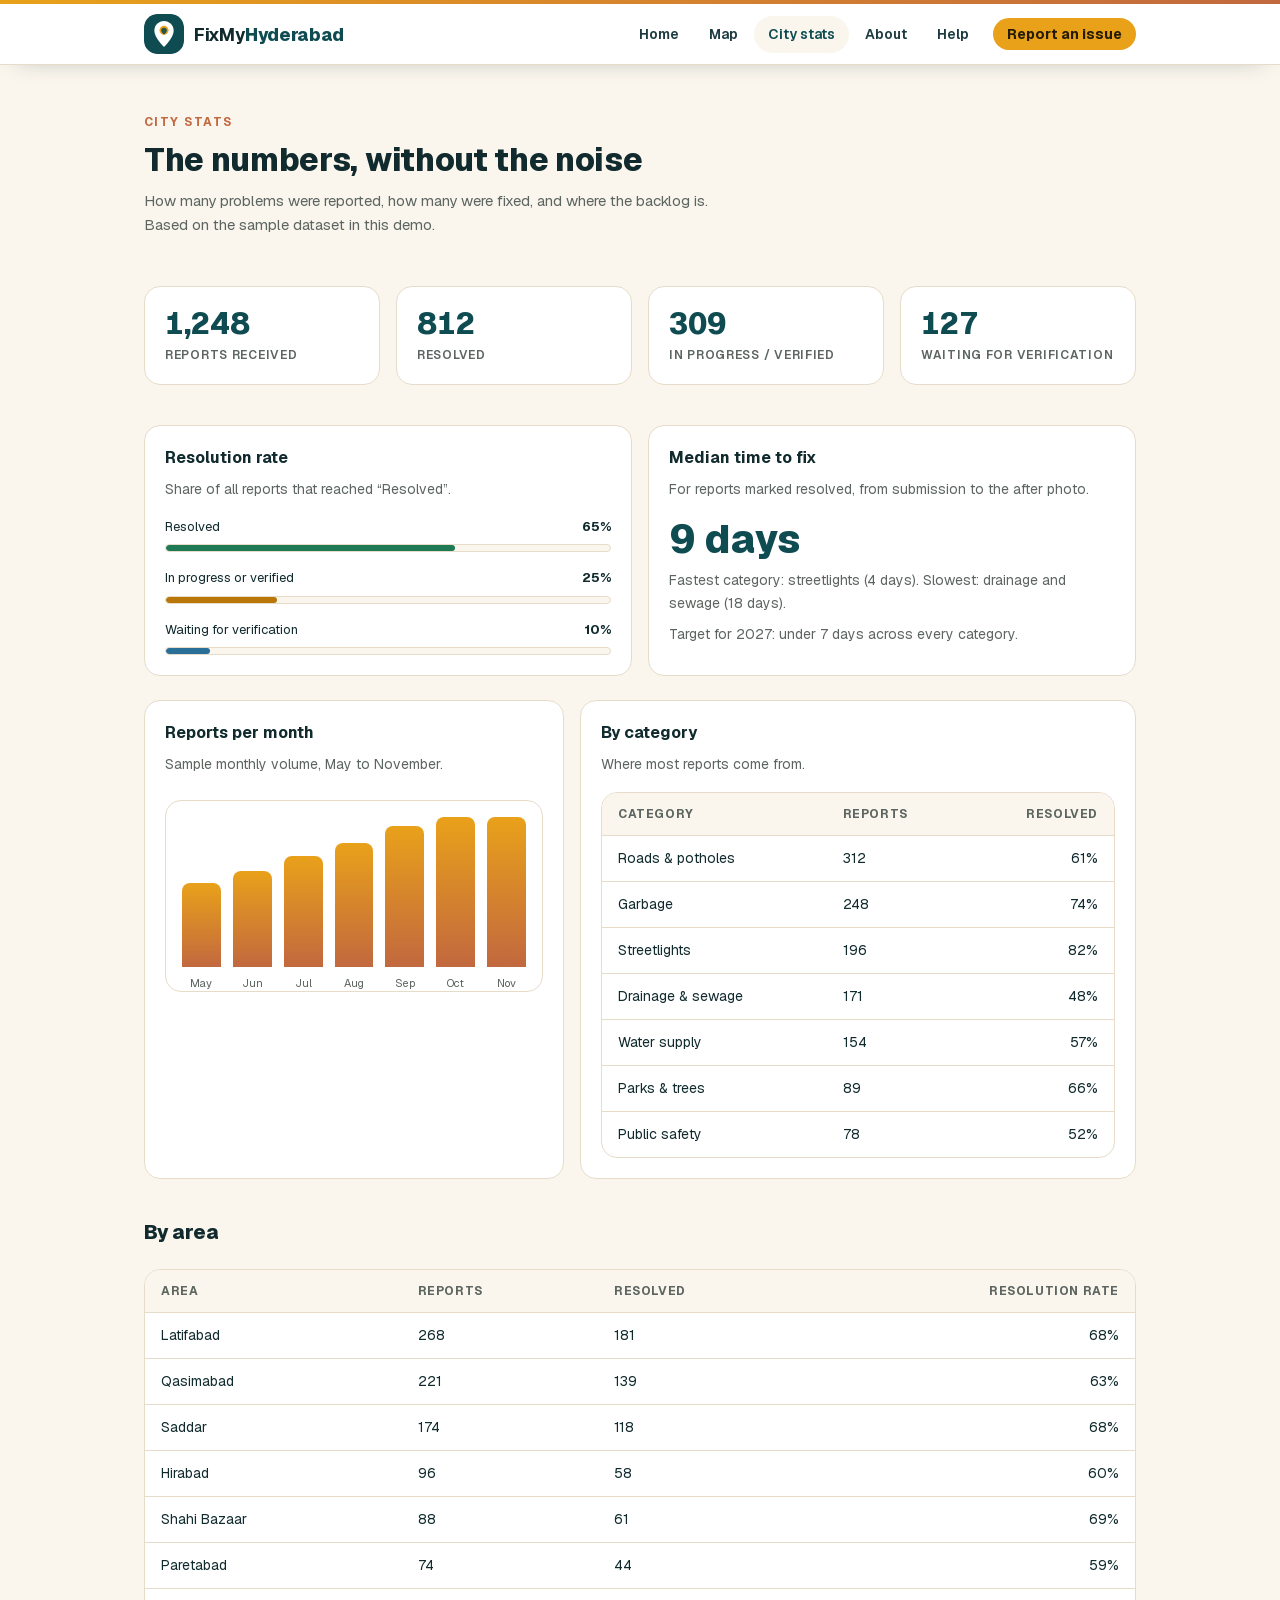
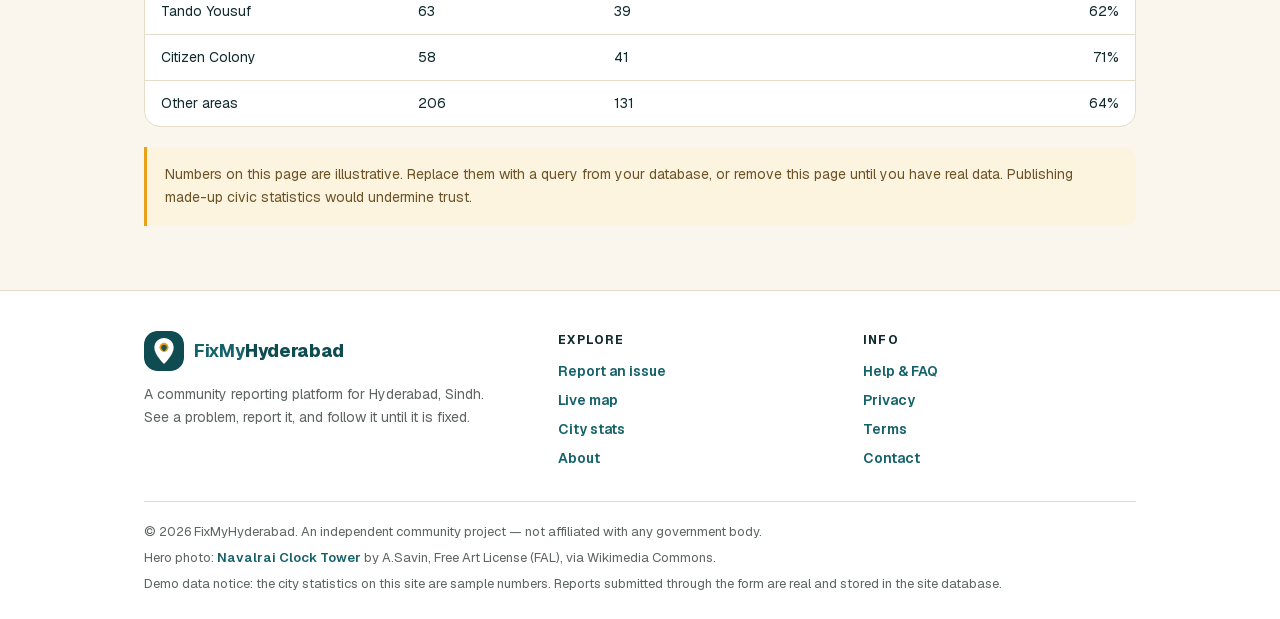
<file: stats.html>
<!DOCTYPE html>
<html lang="en">
<head>
<meta charset="utf-8">
<meta name="viewport" content="width=device-width, initial-scale=1">
<title>City stats · FixMyHyderabad</title>
<meta name="description" content="How many civic issues were reported and resolved in Hyderabad, by area and category.">
<meta name="theme-color" content="#0f4c52">
<link rel="icon" href="assets/brand/favicon.svg" type="image/svg+xml">
<link rel="stylesheet" href="assets/theme.css">
</head>
<body>
<a class="sr-only" href="#main">Skip to content</a>
<header class="site-header">
  <div class="container site-header__inner">
    <a class="brand" href="index.html" aria-label="FixMyHyderabad — home">
      <img class="brand__mark" src="assets/brand/mark.svg" alt="" width="40" height="40">
      <span class="brand__name">FixMy<strong>Hyderabad</strong></span>
    </a>
    <button class="nav-toggle" type="button" aria-expanded="false" aria-controls="site-nav" aria-label="Open menu">
      <svg width="22" height="22" viewBox="0 0 24 24" fill="none" stroke="currentColor" stroke-width="2" stroke-linecap="round" aria-hidden="true"><path d="M4 7h16M4 12h16M4 17h16"/></svg>
    </button>
    <nav class="nav" id="site-nav" aria-label="Main">
      <a class="nav__link" href="index.html">Home</a>
      <a class="nav__link" href="map.html">Map</a>
      <a class="nav__link" href="stats.html" aria-current="page">City stats</a>
      <a class="nav__link" href="about.html">About</a>
      <a class="nav__link" href="help.html">Help</a>
      <a class="btn btn--primary btn--sm nav__cta" href="report.html">Report an issue</a>
    </nav>
  </div>
</header>
<main id="main">
  <section class="section section--tight">
    <div class="container">
      <p class="eyebrow">City stats</p>
      <h1 class="section-title mt-2" style="font-size:2rem">The numbers, without the noise</h1>
      <p class="section-sub" style="margin-left:0;text-align:left">How many problems were reported, how many were fixed, and where the backlog is. Based on the sample dataset in this demo.</p>
    </div>
  </section>

  <section class="section" style="padding-top:0">
    <div class="container">
      <div class="stat-grid">
        <div class="stat">
    <div class="stat__value">1,248</div>
    <div class="stat__label">Reports received</div>
    
  </div>
        <div class="stat">
    <div class="stat__value">812</div>
    <div class="stat__label">Resolved</div>
    
  </div>
        <div class="stat">
    <div class="stat__value">309</div>
    <div class="stat__label">In progress / verified</div>
    
  </div>
        <div class="stat">
    <div class="stat__value">127</div>
    <div class="stat__label">Waiting for verification</div>
    
  </div>
      </div>

      <div class="grid grid--2 mt-10">
        <div class="card">
          <h2 class="card__title">Resolution rate</h2>
          <p class="card__text">Share of all reports that reached “Resolved”.</p>
          <div class="mt-4" style="display:flex;justify-content:space-between;font-size:.8125rem"><span>Resolved</span><b>65%</b></div>
          <div class="meter mt-2"><div class="meter__fill meter__fill--success" style="width:65%"></div></div>
          <div class="mt-4" style="display:flex;justify-content:space-between;font-size:.8125rem"><span>In progress or verified</span><b>25%</b></div>
          <div class="meter mt-2"><div class="meter__fill meter__fill--warning" style="width:25%"></div></div>
          <div class="mt-4" style="display:flex;justify-content:space-between;font-size:.8125rem"><span>Waiting for verification</span><b>10%</b></div>
          <div class="meter mt-2"><div class="meter__fill meter__fill--info" style="width:10%"></div></div>
        </div>

        <div class="card">
          <h2 class="card__title">Median time to fix</h2>
          <p class="card__text">For reports marked resolved, from submission to the after photo.</p>
          <div class="stat__value mt-4" style="font-size:2.5rem">9 days</div>
          <p class="card__text">Fastest category: streetlights (4 days). Slowest: drainage and sewage (18 days).</p>
          <p class="card__text">Target for 2027: under 7 days across every category.</p>
        </div>
      </div>

      <div class="grid grid--2 mt-6">
        <div class="card">
          <h2 class="card__title">Reports per month</h2>
          <p class="card__text">Sample monthly volume, May to November.</p>
          <div class="bars" role="img" aria-label="Bar chart: reports per month, from 96 in May to 188 in November">
            <div class="bar"><div class="bar__fill" style="height:48%"></div><span>May</span></div>
            <div class="bar"><div class="bar__fill" style="height:55%"></div><span>Jun</span></div>
            <div class="bar"><div class="bar__fill" style="height:64%"></div><span>Jul</span></div>
            <div class="bar"><div class="bar__fill" style="height:71%"></div><span>Aug</span></div>
            <div class="bar"><div class="bar__fill" style="height:81%"></div><span>Sep</span></div>
            <div class="bar"><div class="bar__fill" style="height:88%"></div><span>Oct</span></div>
            <div class="bar"><div class="bar__fill" style="height:94%"></div><span>Nov</span></div>
          </div>
        </div>

        <div class="card">
          <h2 class="card__title">By category</h2>
          <p class="card__text">Where most reports come from.</p>
          <div class="table-wrap" style="margin-top:1rem">
            <table class="table">
              <thead><tr><th>Category</th><th>Reports</th><th>Resolved</th></tr></thead>
              <tbody>
                <tr><td>Roads &amp; potholes</td><td>312</td><td>61%</td></tr>
                <tr><td>Garbage</td><td>248</td><td>74%</td></tr>
                <tr><td>Streetlights</td><td>196</td><td>82%</td></tr>
                <tr><td>Drainage &amp; sewage</td><td>171</td><td>48%</td></tr>
                <tr><td>Water supply</td><td>154</td><td>57%</td></tr>
                <tr><td>Parks &amp; trees</td><td>89</td><td>66%</td></tr>
                <tr><td>Public safety</td><td>78</td><td>52%</td></tr>
              </tbody>
            </table>
          </div>
        </div>
      </div>

      <h2 class="section-title mt-10" style="font-size:1.25rem">By area</h2>
      <div class="table-wrap">
        <table class="table">
          <thead><tr><th>Area</th><th>Reports</th><th>Resolved</th><th>Resolution rate</th></tr></thead>
          <tbody>
            <tr><td>Latifabad</td><td>268</td><td>181</td><td>68%</td></tr>
            <tr><td>Qasimabad</td><td>221</td><td>139</td><td>63%</td></tr>
            <tr><td>Saddar</td><td>174</td><td>118</td><td>68%</td></tr>
            <tr><td>Hirabad</td><td>96</td><td>58</td><td>60%</td></tr>
            <tr><td>Shahi Bazaar</td><td>88</td><td>61</td><td>69%</td></tr>
            <tr><td>Paretabad</td><td>74</td><td>44</td><td>59%</td></tr>
            <tr><td>Tando Yousuf</td><td>63</td><td>39</td><td>62%</td></tr>
            <tr><td>Citizen Colony</td><td>58</td><td>41</td><td>71%</td></tr>
            <tr><td>Other areas</td><td>206</td><td>131</td><td>64%</td></tr>
          </tbody>
        </table>
      </div>

      <div class="note-box">Numbers on this page are illustrative. Replace them with a query from your database, or remove this page until you have real data. Publishing made-up civic statistics would undermine trust.</div>
    </div>
  </section>
</main>
<footer class="site-footer">
  <div class="container">
    <div class="site-footer__top">
      <div class="site-footer__brand">
        <a class="brand" href="index.html">
          <img class="brand__mark" src="assets/brand/mark.svg" alt="" width="40" height="40">
          <span class="brand__name">FixMy<strong>Hyderabad</strong></span>
        </a>
        <p>A community reporting platform for Hyderabad, Sindh. See a problem, report it, and follow it until it is fixed.</p>
      </div>
      <div>
        <p class="site-footer__heading">Explore</p>
        <div class="site-footer__links">
          <a href="report.html">Report an issue</a>
          <a href="map.html">Live map</a>
          <a href="stats.html">City stats</a>
          <a href="about.html">About</a>
        </div>
      </div>
      <div>
        <p class="site-footer__heading">Info</p>
        <div class="site-footer__links">
          <a href="help.html">Help &amp; FAQ</a>
          <a href="privacy.html">Privacy</a>
          <a href="terms.html">Terms</a>
          <a href="mailto:hello@fixmyhyderabad.example">Contact</a>
        </div>
      </div>
    </div>
    <div class="site-footer__bottom">
      <p>© <span data-year>2026</span> FixMyHyderabad. An independent community project — not affiliated with any government body.</p>
      <p>Hero photo: <a href="https://commons.wikimedia.org/wiki/File:PK_Hyderabad_asv2020-02_img15_Navalrai_Market_tower.jpg" target="_blank" rel="noopener">Navalrai Clock Tower</a> by A.Savin, Free Art License (FAL), via Wikimedia Commons.</p>
      <p>Demo data notice: the city statistics on this site are sample numbers. Reports submitted through the form are real and stored in the site database.</p>
    </div>
  </div>
</footer>
<script src="assets/site.js"></script>
</body>
</html>
</file>
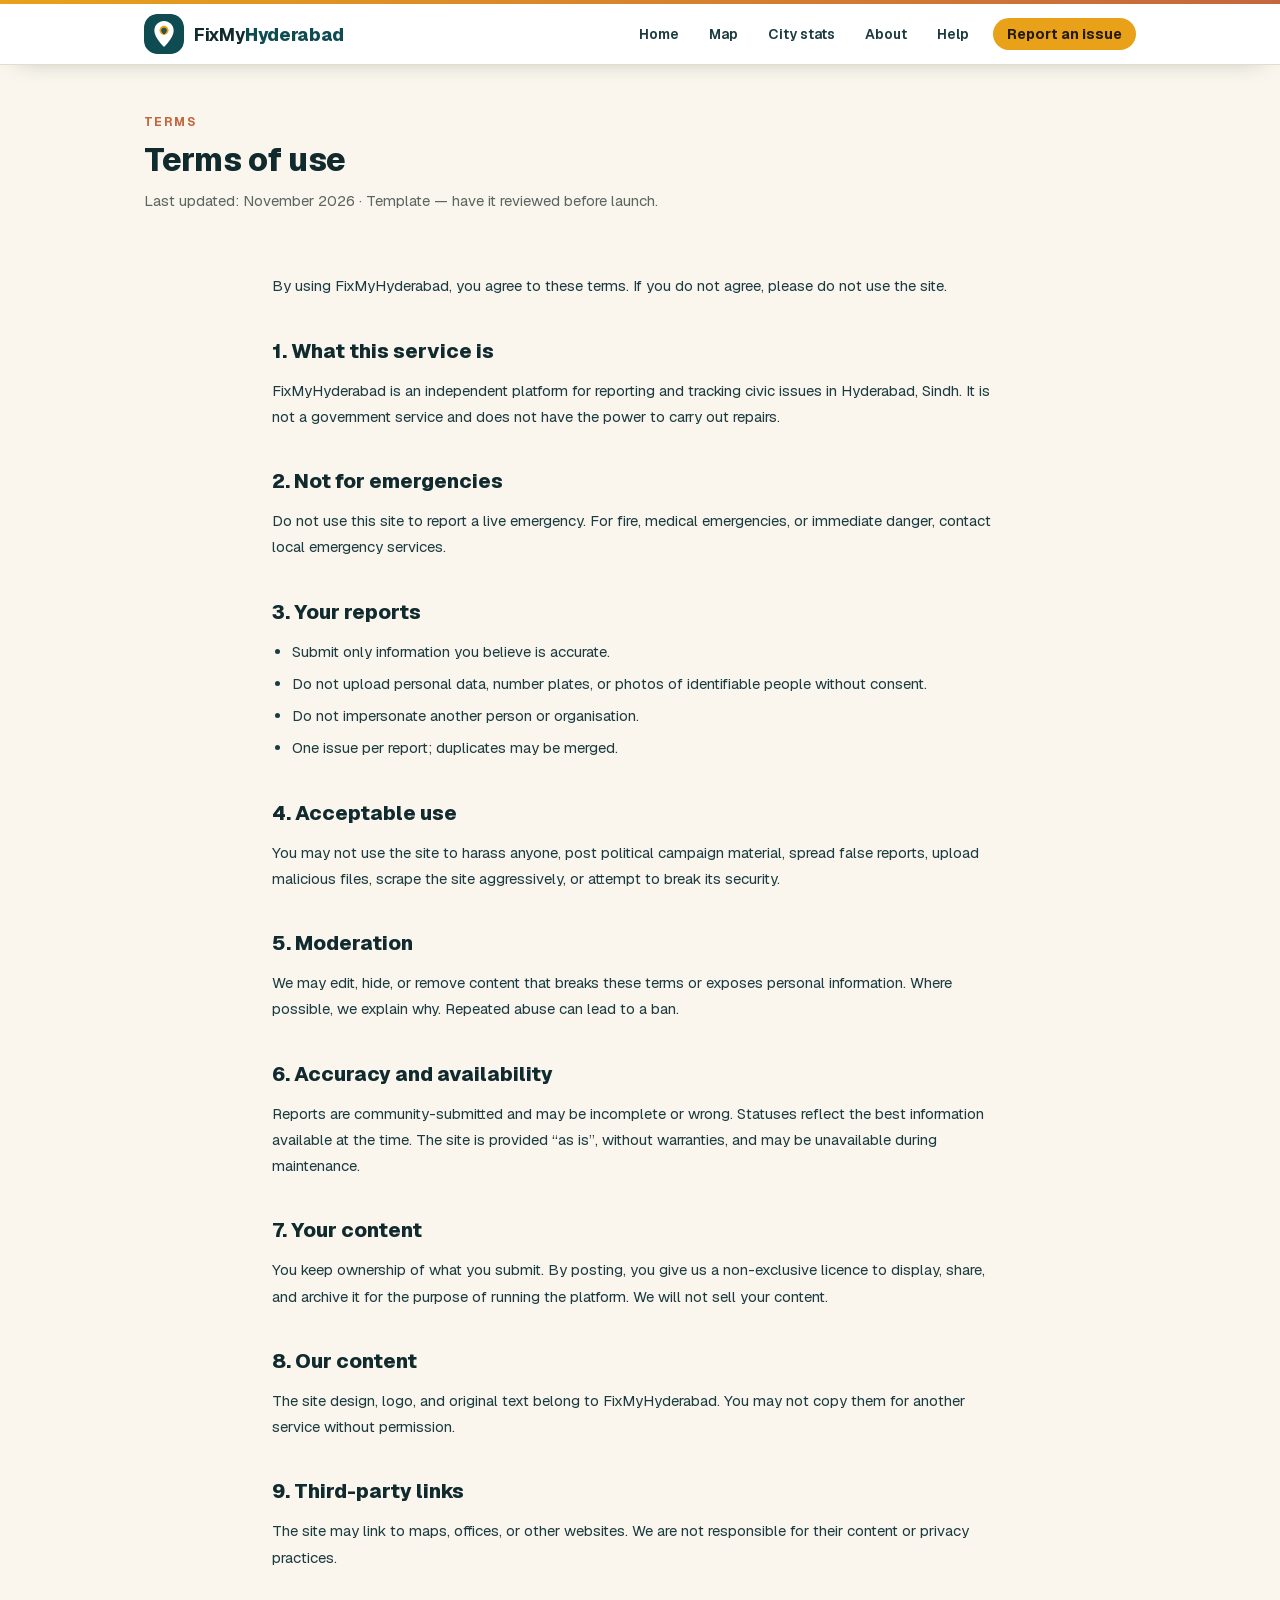
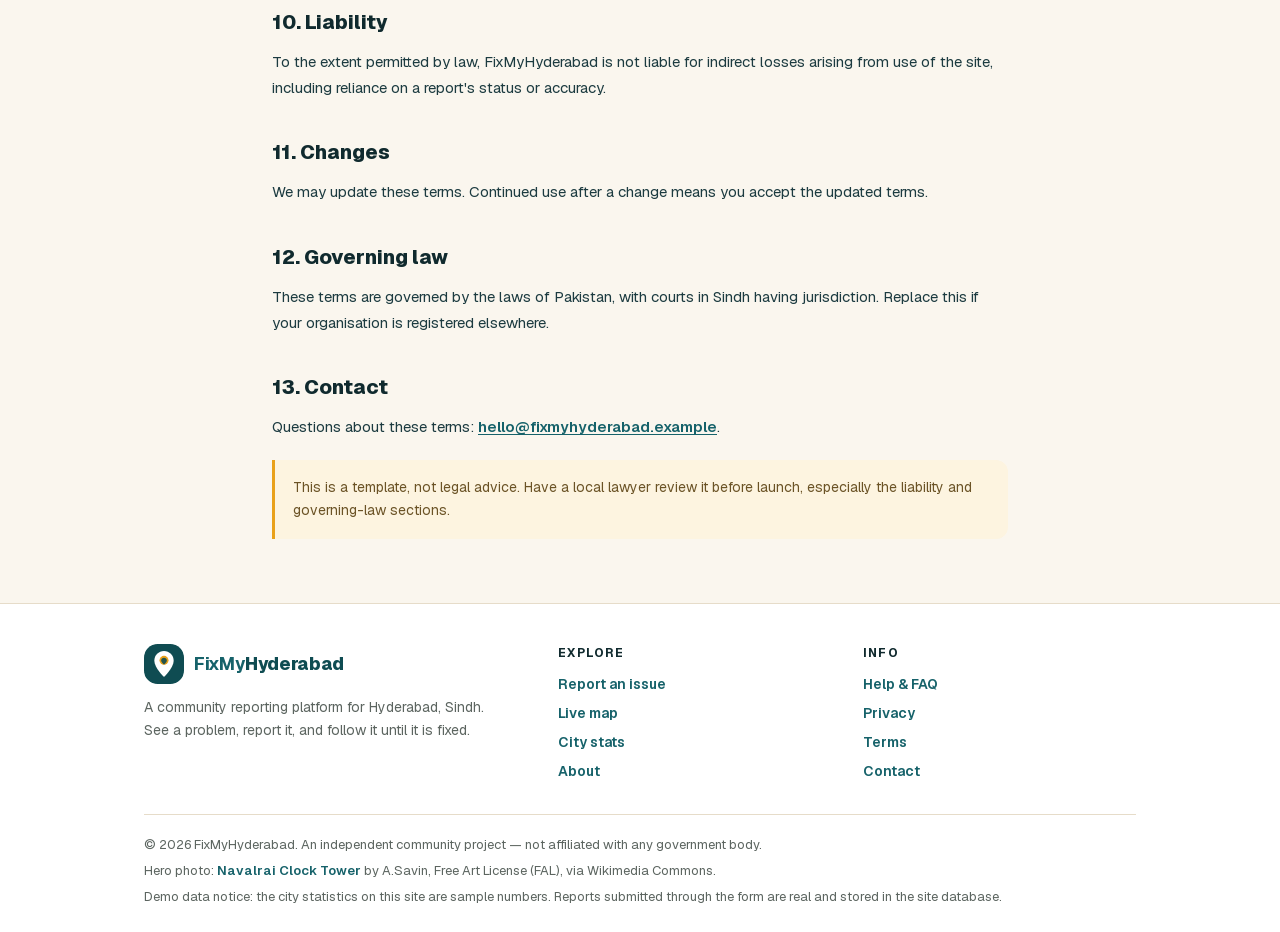
<file: terms.html>
<!DOCTYPE html>
<html lang="en">
<head>
<meta charset="utf-8">
<meta name="viewport" content="width=device-width, initial-scale=1">
<title>Terms of use · FixMyHyderabad</title>
<meta name="description" content="Terms for using FixMyHyderabad, a community civic-reporting platform for Hyderabad, Sindh.">
<meta name="theme-color" content="#0f4c52">
<link rel="icon" href="assets/brand/favicon.svg" type="image/svg+xml">
<link rel="stylesheet" href="assets/theme.css">
</head>
<body>
<a class="sr-only" href="#main">Skip to content</a>
<header class="site-header">
  <div class="container site-header__inner">
    <a class="brand" href="index.html" aria-label="FixMyHyderabad — home">
      <img class="brand__mark" src="assets/brand/mark.svg" alt="" width="40" height="40">
      <span class="brand__name">FixMy<strong>Hyderabad</strong></span>
    </a>
    <button class="nav-toggle" type="button" aria-expanded="false" aria-controls="site-nav" aria-label="Open menu">
      <svg width="22" height="22" viewBox="0 0 24 24" fill="none" stroke="currentColor" stroke-width="2" stroke-linecap="round" aria-hidden="true"><path d="M4 7h16M4 12h16M4 17h16"/></svg>
    </button>
    <nav class="nav" id="site-nav" aria-label="Main">
      <a class="nav__link" href="index.html">Home</a>
      <a class="nav__link" href="map.html">Map</a>
      <a class="nav__link" href="stats.html">City stats</a>
      <a class="nav__link" href="about.html">About</a>
      <a class="nav__link" href="help.html">Help</a>
      <a class="btn btn--primary btn--sm nav__cta" href="report.html">Report an issue</a>
    </nav>
  </div>
</header>
<main id="main">
  <section class="section section--tight">
    <div class="container">
      <p class="eyebrow">Terms</p>
      <h1 class="section-title mt-2" style="font-size:2rem">Terms of use</h1>
      <p class="section-sub" style="margin-left:0;text-align:left">Last updated: November 2026 · Template — have it reviewed before launch.</p>
    </div>
  </section>
  <section class="section" style="padding-top:0">
    <div class="container">
      <div class="prose">
        <p>By using FixMyHyderabad, you agree to these terms. If you do not agree, please do not use the site.</p>

        <h2>1. What this service is</h2>
        <p>FixMyHyderabad is an independent platform for reporting and tracking civic issues in Hyderabad, Sindh. It is not a government service and does not have the power to carry out repairs.</p>

        <h2>2. Not for emergencies</h2>
        <p>Do not use this site to report a live emergency. For fire, medical emergencies, or immediate danger, contact local emergency services.</p>

        <h2>3. Your reports</h2>
        <ul>
          <li>Submit only information you believe is accurate.</li>
          <li>Do not upload personal data, number plates, or photos of identifiable people without consent.</li>
          <li>Do not impersonate another person or organisation.</li>
          <li>One issue per report; duplicates may be merged.</li>
        </ul>

        <h2>4. Acceptable use</h2>
        <p>You may not use the site to harass anyone, post political campaign material, spread false reports, upload malicious files, scrape the site aggressively, or attempt to break its security.</p>

        <h2>5. Moderation</h2>
        <p>We may edit, hide, or remove content that breaks these terms or exposes personal information. Where possible, we explain why. Repeated abuse can lead to a ban.</p>

        <h2>6. Accuracy and availability</h2>
        <p>Reports are community-submitted and may be incomplete or wrong. Statuses reflect the best information available at the time. The site is provided “as is”, without warranties, and may be unavailable during maintenance.</p>

        <h2>7. Your content</h2>
        <p>You keep ownership of what you submit. By posting, you give us a non-exclusive licence to display, share, and archive it for the purpose of running the platform. We will not sell your content.</p>

        <h2>8. Our content</h2>
        <p>The site design, logo, and original text belong to FixMyHyderabad. You may not copy them for another service without permission.</p>

        <h2>9. Third-party links</h2>
        <p>The site may link to maps, offices, or other websites. We are not responsible for their content or privacy practices.</p>

        <h2>10. Liability</h2>
        <p>To the extent permitted by law, FixMyHyderabad is not liable for indirect losses arising from use of the site, including reliance on a report's status or accuracy.</p>

        <h2>11. Changes</h2>
        <p>We may update these terms. Continued use after a change means you accept the updated terms.</p>

        <h2>12. Governing law</h2>
        <p>These terms are governed by the laws of Pakistan, with courts in Sindh having jurisdiction. Replace this if your organisation is registered elsewhere.</p>

        <h2>13. Contact</h2>
        <p>Questions about these terms: <a href="mailto:hello@fixmyhyderabad.example">hello@fixmyhyderabad.example</a>.</p>

        <div class="note-box">This is a template, not legal advice. Have a local lawyer review it before launch, especially the liability and governing-law sections.</div>
      </div>
    </div>
  </section>
</main>
<footer class="site-footer">
  <div class="container">
    <div class="site-footer__top">
      <div class="site-footer__brand">
        <a class="brand" href="index.html">
          <img class="brand__mark" src="assets/brand/mark.svg" alt="" width="40" height="40">
          <span class="brand__name">FixMy<strong>Hyderabad</strong></span>
        </a>
        <p>A community reporting platform for Hyderabad, Sindh. See a problem, report it, and follow it until it is fixed.</p>
      </div>
      <div>
        <p class="site-footer__heading">Explore</p>
        <div class="site-footer__links">
          <a href="report.html">Report an issue</a>
          <a href="map.html">Live map</a>
          <a href="stats.html">City stats</a>
          <a href="about.html">About</a>
        </div>
      </div>
      <div>
        <p class="site-footer__heading">Info</p>
        <div class="site-footer__links">
          <a href="help.html">Help &amp; FAQ</a>
          <a href="privacy.html">Privacy</a>
          <a href="terms.html">Terms</a>
          <a href="mailto:hello@fixmyhyderabad.example">Contact</a>
        </div>
      </div>
    </div>
    <div class="site-footer__bottom">
      <p>© <span data-year>2026</span> FixMyHyderabad. An independent community project — not affiliated with any government body.</p>
      <p>Hero photo: <a href="https://commons.wikimedia.org/wiki/File:PK_Hyderabad_asv2020-02_img15_Navalrai_Market_tower.jpg" target="_blank" rel="noopener">Navalrai Clock Tower</a> by A.Savin, Free Art License (FAL), via Wikimedia Commons.</p>
      <p>Demo data notice: the city statistics on this site are sample numbers. Reports submitted through the form are real and stored in the site database.</p>
    </div>
  </div>
</footer>
<script src="assets/site.js"></script>
</body>
</html>
</file>
<file: assets/theme.css>
/* ==========================================================================
   FixMyHyderabad — design system
   Theme structure adapted from a civic-reporting layout.
   Brand: deep teal + marigold on warm ivory. Geist typography.
   Saare colors :root se control hote hain — ek jagah badlein, poori site badal
   jayegi.
   ========================================================================== */

@font-face {
  font-family: "Geist";
  font-style: normal;
  font-weight: 100 900;
  font-display: swap;
  src: url("fonts/geist-latin.woff2") format("woff2");
}

@font-face {
  font-family: "Geist Mono";
  font-style: normal;
  font-weight: 100 900;
  font-display: swap;
  src: url("fonts/geist-mono-latin.woff2") format("woff2");
}

:root {
  /* ---- brand palette ---- */
  --color-background: #faf6ee;   /* warm ivory */
  --color-surface: #ffffff;
  --color-ink: #102a2e;          /* headings + body text */
  --color-ink-soft: #1c3b40;
  --color-teal: #0f4c52;         /* primary brand */
  --color-teal-deep: #082f33;
  --color-marigold: #e9a11a;     /* accent / CTA */
  --color-on-marigold: #241a05;
  --color-clay: #c2683f;
  --color-sand: #ecdfc9;
  --color-border: #e6dcc9;
  --color-link: #16626a;
  --color-text-muted: #5c6560;

  /* ---- status ---- */
  --color-success: #1e7a55;
  --color-danger: #cf4a34;
  --color-warning: #b97708;
  --color-info: #2a6f97;

  /* ---- type ---- */
  --font-sans: "Geist", -apple-system, BlinkMacSystemFont, "Segoe UI", Roboto, Arial, sans-serif;
  --font-mono: "Geist Mono", ui-monospace, SFMono-Regular, Menlo, Consolas, monospace;

  /* ---- shape & depth ---- */
  --radius-sm: 0.25rem;
  --radius-md: 0.375rem;
  --radius-lg: 0.5rem;
  --radius-xl: 0.75rem;
  --radius-2xl: 1rem;
  --shadow-sm: 0 1px 3px 0 rgb(16 42 46 / 0.1), 0 1px 2px -1px rgb(16 42 46 / 0.1);
  --shadow-header: 0 10px 24px -18px rgb(16 42 46 / 0.4);

  --container: 64rem;
  --gutter: 1rem;
}

/* ============================== base ==================================== */

*,
*::before,
*::after {
  box-sizing: border-box;
}

html {
  -webkit-text-size-adjust: 100%;
  scroll-behavior: smooth;
}

body {
  margin: 0;
  min-height: 100vh;
  background: var(--color-background);
  color: var(--color-ink);
  font-family: var(--font-sans);
  font-size: 1rem;
  line-height: 1.5;
  -webkit-font-smoothing: antialiased;
  -moz-osx-font-smoothing: grayscale;
}

h1, h2, h3, h4, h5, h6, p, figure, blockquote, ul, ol {
  margin: 0;
}

ul, ol {
  padding: 0;
  list-style: none;
}

img, svg, video {
  display: block;
  max-width: 100%;
  height: auto;
}

a {
  color: inherit;
  text-decoration: none;
}

button, input, select, textarea {
  font: inherit;
  color: inherit;
}

::selection {
  background: var(--color-marigold);
  color: var(--color-on-marigold);
}

:focus-visible {
  outline: 3px solid rgb(233 161 26 / 0.5);
  outline-offset: 2px;
}

/* ============================ layout ==================================== */

.container {
  width: 100%;
  max-width: var(--container);
  margin-inline: auto;
  padding-inline: var(--gutter);
}

.section {
  padding-block: 4rem;
}

.section--surface {
  background: var(--color-surface);
  border-top: 1px solid var(--color-border);
}

.section--tight {
  padding-block: 3rem;
}

.section-head {
  text-align: center;
}

.section-title {
  font-size: 1.5rem;
  font-weight: 800;
  color: var(--color-ink);
  line-height: 1.3;
  letter-spacing: -0.01em;
}

.section-sub {
  max-width: 38rem;
  margin: 0.5rem auto 0;
  color: var(--color-text-muted);
  font-size: 0.9375rem;
  line-height: 1.65;
}

.stack > * + * {
  margin-top: 1rem;
}

/* ============================= header =================================== */

.site-header {
  position: sticky;
  top: 0;
  z-index: 40;
  background: var(--color-surface);
  border-bottom: 1px solid var(--color-border);
  box-shadow: var(--shadow-header);
}

.site-header::before {
  content: "";
  display: block;
  height: 4px;
  background: linear-gradient(90deg, var(--color-marigold), var(--color-clay));
}

.preview-banner {
  padding: 0.75rem 1rem;
  background: #fff3d6;
  color: var(--color-ink);
  text-align: center;
  font-size: 0.9375rem;
}

.site-header__inner {
  display: flex;
  align-items: center;
  justify-content: space-between;
  gap: 1rem;
  padding-block: 0.625rem;
}

.brand {
  display: flex;
  align-items: center;
  gap: 0.625rem;
  flex-shrink: 0;
}

.brand__mark {
  width: 2.5rem;
  height: 2.5rem;
  border-radius: 0.85rem;
  transition: transform 0.2s ease;
}

.brand:hover .brand__mark {
  transform: rotate(-4deg) scale(1.04);
}

.brand__name {
  font-size: 1.125rem;
  font-weight: 700;
  letter-spacing: -0.02em;
  white-space: nowrap;
}

.brand__name strong {
  color: var(--color-teal);
  font-weight: 800;
}

.nav {
  display: flex;
  align-items: center;
  gap: 0.125rem;
}

.nav__link {
  padding: 0.5rem 0.875rem;
  border-radius: 999px;
  font-size: 0.875rem;
  font-weight: 600;
  white-space: nowrap;
  color: var(--color-ink-soft);
  transition: background-color 0.15s ease, color 0.15s ease;
}

.nav__link:hover {
  background: var(--color-background);
  color: var(--color-teal);
}

.nav__link[aria-current="page"] {
  background: var(--color-background);
  color: var(--color-teal);
}

.nav__cta {
  margin-left: 0.5rem;
}

.nav__app {
  margin-left: 0.5rem;
  padding-inline: 1rem;
}

.nav-toggle {
  display: none;
  width: 2.5rem;
  height: 2.5rem;
  border: 0;
  border-radius: 999px;
  background: transparent;
  color: var(--color-ink);
  cursor: pointer;
}

.nav-toggle:hover {
  background: var(--color-background);
}

@media (max-width: 64rem) {
  .nav {
    display: none;
  }
  .nav-toggle {
    display: inline-flex;
    align-items: center;
    justify-content: center;
  }
  .nav.is-open {
    display: flex;
    position: absolute;
    left: var(--gutter);
    right: var(--gutter);
    top: calc(100% + 0.5rem);
    flex-direction: column;
    align-items: stretch;
    gap: 0.25rem;
    padding: 0.75rem;
    background: var(--color-surface);
    border: 1px solid var(--color-border);
    border-radius: var(--radius-2xl);
    box-shadow: var(--shadow-sm);
  }
  .nav.is-open .nav__link {
    padding: 0.75rem 1rem;
  }
  .nav.is-open .nav__cta {
    margin: 0.25rem 0 0;
    text-align: center;
  }
  .nav.is-open .nav__app {
    margin: 0.25rem 0 0;
    text-align: center;
  }
}

/* ============================= buttons ================================== */

.btn {
  display: inline-flex;
  align-items: center;
  justify-content: center;
  gap: 0.5rem;
  padding: 0.75rem 1.5rem;
  border: 0;
  border-radius: var(--radius-xl);
  font-weight: 700;
  line-height: 1.2;
  cursor: pointer;
  transition: transform 0.15s ease, box-shadow 0.15s ease, background-color 0.15s ease;
}

.btn:hover {
  transform: translateY(-1px);
}

.btn--primary {
  background: var(--color-marigold);
  color: var(--color-on-marigold);
}

.btn--primary:hover {
  box-shadow: var(--shadow-sm);
}

.btn--dark {
  background: var(--color-teal);
  color: #fff;
}

.btn--outline {
  background: transparent;
  border: 1px solid var(--color-border);
  color: var(--color-ink);
}

.btn--outline:hover {
  background: var(--color-background);
  border-color: var(--color-sand);
}

.btn--outline-light {
  background: transparent;
  border: 1px solid rgb(255 255 255 / 0.4);
  color: #fff;
}

.btn--outline-light:hover {
  background: rgb(255 255 255 / 0.1);
}

.btn--sm {
  padding: 0.5rem 0.875rem;
  border-radius: 999px;
  font-size: 0.875rem;
}

.btn--block {
  width: 100%;
}

/* ============================== badges ================================== */

.badge {
  display: inline-flex;
  align-items: center;
  gap: 0.375rem;
  padding: 0.175rem 0.625rem;
  border-radius: 999px;
  font-size: 0.75rem;
  font-weight: 700;
  line-height: 1.6;
  background: var(--color-background);
  color: var(--color-text-muted);
  border: 1px solid var(--color-border);
  white-space: nowrap;
}

.badge--success { background: #ddefe4; border-color: #c6e3d0; color: #146b45; }
.badge--danger  { background: #fbe1dc; border-color: #f3c9bf; color: #9a3b2d; }
.badge--warning { background: #fbe9dc; border-color: #f2d3bb; color: #8a5200; }
.badge--info    { background: #e3f0fa; border-color: #c8def0; color: #1b5e8c; }
.badge--muted   { background: #f1ede4; border-color: #e2dacb; color: #6b6459; }

/* ============================== chips =================================== */

.chips {
  display: flex;
  flex-wrap: wrap;
  justify-content: center;
  gap: 0.75rem;
}

.chip {
  display: inline-flex;
  align-items: center;
  gap: 0.5rem;
  padding: 0.5rem 1rem 0.5rem 0.5rem;
  border-radius: 999px;
  border: 1px solid var(--color-border);
  background: var(--color-background);
  font-size: 0.875rem;
  font-weight: 600;
}

.chip__icon {
  display: inline-flex;
  align-items: center;
  justify-content: center;
  width: 1.625rem;
  height: 1.625rem;
  border-radius: 999px;
  background: var(--color-teal);
  color: #fff;
  font-size: 0.75rem;
  font-weight: 800;
}

.chip--green  .chip__icon { background: #3e8a5c; }
.chip--olive  .chip__icon { background: #6b7a3e; }
.chip--orange .chip__icon { background: #e0801e; }
.chip--blue   .chip__icon { background: #2e86c1; }
.chip--navy   .chip__icon { background: #1d5c82; }
.chip--sky    .chip__icon { background: #3aa0d6; }
.chip--gold   .chip__icon { background: #d9a400; }
.chip--violet .chip__icon { background: #8b5fbf; }
.chip--brown  .chip__icon { background: #b5652e; }
.chip--red    .chip__icon { background: #e8543e; }
.chip--grey   .chip__icon { background: #6b7280; }

/* ============================== cards =================================== */

.card {
  background: var(--color-surface);
  border: 1px solid var(--color-border);
  border-radius: var(--radius-2xl);
  padding: 1.25rem;
}

.card--flat {
  background: var(--color-background);
}

.card__title {
  font-size: 1rem;
  font-weight: 700;
  color: var(--color-ink);
}

.card__text {
  margin-top: 0.5rem;
  font-size: 0.875rem;
  line-height: 1.65;
  color: var(--color-text-muted);
}

/* ============================== grids =================================== */

.grid {
  display: grid;
  gap: 1rem;
}

@media (min-width: 48rem) {
  .grid--2 { grid-template-columns: repeat(2, 1fr); }
  .grid--3 { grid-template-columns: repeat(3, 1fr); }
  .grid--4 { grid-template-columns: repeat(4, 1fr); }
}

/* ============================ hero ====================================== */

.hero {
  position: relative;
  display: flex;
  align-items: center;
  justify-content: center;
  min-height: 38rem;
  padding: 7rem 0;
  text-align: center;
  overflow: hidden;
  background:
    radial-gradient(60rem 30rem at 50% -10%, #175a61 0%, transparent 70%),
    linear-gradient(160deg, #0b343a 0%, #0f4c52 55%, #0a2a2e 100%);
}

.hero__bg {
  position: absolute;
  inset: 0;
  width: 100%;
  height: 100%;
  object-fit: cover;
  object-position: center 30%;
}

.hero::after {
  content: "";
  position: absolute;
  inset: 0;
  z-index: 1;
  background:
    linear-gradient(to bottom, rgb(8 47 51 / 0.82), rgb(8 47 51 / 0.68) 45%, rgb(8 47 51 / 0.92)),
    radial-gradient(70% 60% at 50% 40%, transparent 0%, rgb(8 47 51 / 0.35) 100%);
}

.hero__inner {
  position: relative;
  z-index: 2;
  max-width: 44rem;
  margin-inline: auto;
  padding-inline: var(--gutter);
}

.hero__eyebrow {
  display: inline-flex;
  align-items: center;
  gap: 0.5rem;
  margin-bottom: 1.25rem;
  padding: 0.35rem 0.875rem;
  border: 1px solid rgb(255 255 255 / 0.25);
  border-radius: 999px;
  background: rgb(255 255 255 / 0.08);
  color: #f7e7c3;
  font-size: 0.75rem;
  font-weight: 700;
  letter-spacing: 0.14em;
  text-transform: uppercase;
}

.hero__title {
  font-size: clamp(2.25rem, 6vw, 3.5rem);
  font-weight: 800;
  line-height: 1.08;
  color: #fff;
  letter-spacing: -0.025em;
}

.hero__title em {
  font-style: normal;
  color: var(--color-marigold);
}

.hero__text {
  max-width: 38rem;
  margin: 1.25rem auto 0;
  font-size: 1.0625rem;
  line-height: 1.7;
  color: rgb(255 255 255 / 0.88);
}

.hero__actions {
  display: flex;
  flex-wrap: wrap;
  align-items: center;
  justify-content: center;
  gap: 0.875rem;
  margin-top: 2rem;
}

.hero__note {
  margin-top: 1.5rem;
  font-size: 0.8125rem;
  color: rgb(255 255 255 / 0.65);
}

.map-canvas {
  height: 30rem;
  background: #e9e2d3;
}

.map-canvas .leaflet-container {
  font-family: var(--font-sans);
}

.hero__credit {
  position: absolute;
  right: 0.5rem;
  bottom: 0.35rem;
  z-index: 2;
  font-size: 0.625rem;
  color: rgb(255 255 255 / 0.55);
}

.hero__credit a {
  color: inherit;
  text-decoration: underline;
}

/* ============================== steps =================================== */

.steps {
  display: grid;
  gap: 2rem;
  margin-top: 2.5rem;
}

@media (min-width: 40rem) {
  .steps {
    grid-template-columns: repeat(3, 1fr);
  }
}

.step {
  text-align: center;
}

.step__num {
  display: flex;
  align-items: center;
  justify-content: center;
  width: 2.5rem;
  height: 2.5rem;
  margin-inline: auto;
  border-radius: 999px;
  background: var(--color-teal);
  color: #fff;
  font-size: 1rem;
  font-weight: 800;
}

.step__title {
  margin-top: 1rem;
  font-size: 1.125rem;
  font-weight: 700;
}

.step__text {
  margin-top: 0.5rem;
  font-size: 0.875rem;
  line-height: 1.65;
  color: var(--color-text-muted);
}

/* ============================== stats =================================== */

.stat-grid {
  display: grid;
  grid-template-columns: repeat(2, 1fr);
  gap: 1rem;
}

@media (min-width: 48rem) {
  .stat-grid {
    grid-template-columns: repeat(4, 1fr);
  }
}

.stat {
  padding: 1.25rem;
  background: var(--color-surface);
  border: 1px solid var(--color-border);
  border-radius: var(--radius-2xl);
}

.stat__value {
  font-size: 1.875rem;
  font-weight: 800;
  line-height: 1.1;
  color: var(--color-teal);
  font-variant-numeric: tabular-nums;
}

.stat__label {
  margin-top: 0.35rem;
  font-size: 0.75rem;
  font-weight: 600;
  letter-spacing: 0.06em;
  text-transform: uppercase;
  color: var(--color-text-muted);
}

.stat__hint {
  margin-top: 0.35rem;
  font-size: 0.75rem;
  color: var(--color-text-muted);
}

/* ============================== forms =================================== */

.field {
  display: block;
}

.field__label {
  display: block;
  margin-bottom: 0.375rem;
  font-size: 0.875rem;
  font-weight: 600;
}

.field__label span {
  color: var(--color-clay);
}

.input,
.select,
.textarea {
  width: 100%;
  padding: 0.625rem 0.875rem;
  background: var(--color-surface);
  border: 1px solid var(--color-border);
  border-radius: var(--radius-xl);
  font-size: 0.9375rem;
  outline: none;
  transition: border-color 0.15s ease, box-shadow 0.15s ease;
}

.input:focus,
.select:focus,
.textarea:focus {
  border-color: var(--color-teal);
  box-shadow: 0 0 0 3px rgb(233 161 26 / 0.3);
}

.textarea {
  min-height: 8rem;
  resize: vertical;
}

.field__hint {
  margin-top: 0.375rem;
  font-size: 0.75rem;
  color: var(--color-text-muted);
}

.form-grid {
  display: grid;
  gap: 1.25rem;
}

@media (min-width: 40rem) {
  .form-grid--2 {
    grid-template-columns: repeat(2, 1fr);
  }
}

.check {
  display: flex;
  align-items: flex-start;
  gap: 0.625rem;
  font-size: 0.875rem;
  line-height: 1.5;
  color: var(--color-text-muted);
}

.check input {
  margin-top: 0.2rem;
  width: 1.05rem;
  height: 1.05rem;
  accent-color: var(--color-teal);
  flex-shrink: 0;
}

/* ============================ report rows =============================== */

.report-list {
  display: grid;
  gap: 0.75rem;
  margin-top: 1.5rem;
}

.report-row {
  display: grid;
  gap: 0.75rem;
  padding: 1rem 1.125rem;
  background: var(--color-surface);
  border: 1px solid var(--color-border);
  border-radius: var(--radius-xl);
  text-align: left;
  transition: border-color 0.15s ease, box-shadow 0.15s ease;
}

.report-row:hover {
  border-color: var(--color-sand);
  box-shadow: var(--shadow-sm);
}

.report-row__head {
  display: flex;
  flex-wrap: wrap;
  align-items: center;
  gap: 0.5rem;
  font-size: 0.75rem;
  color: var(--color-text-muted);
}

.report-row__title {
  font-size: 0.9375rem;
  font-weight: 700;
  line-height: 1.4;
}

.report-row__meta {
  display: flex;
  flex-wrap: wrap;
  gap: 0.75rem;
  font-size: 0.8125rem;
  color: var(--color-text-muted);
}

.report-row__meta b {
  color: var(--color-ink);
  font-weight: 600;
}

.report-row__link {
  justify-self: start;
  font-size: 0.8125rem;
  font-weight: 700;
  color: var(--color-link);
}

.report-row__link:hover {
  text-decoration: underline;
}

.report-row__photo {
  display: block;
  max-width: 22rem;
  border: 1px solid var(--color-border);
  border-radius: var(--radius-lg);
  overflow: hidden;
  background: var(--color-sand);
}

.report-row__photo img {
  display: block;
  width: 100%;
  height: auto;
  aspect-ratio: 16 / 9;
  object-fit: cover;
}

.map-toolbar {
  display: flex;
  flex-wrap: wrap;
  align-items: center;
  justify-content: space-between;
  gap: 0.75rem;
  margin-top: 1.75rem;
}

.map-toolbar .btn {
  margin-left: auto;
}

/* ============================ filter bar ================================ */

.filter-bar {
  display: flex;
  flex-wrap: wrap;
  gap: 0.5rem;
  margin-top: 1.5rem;
}

.filter {
  padding: 0.4rem 0.85rem;
  border: 1px solid var(--color-border);
  border-radius: 999px;
  background: var(--color-surface);
  font-size: 0.8125rem;
  font-weight: 600;
  color: var(--color-ink-soft);
  cursor: pointer;
  transition: background-color 0.15s ease, border-color 0.15s ease, color 0.15s ease;
}

.filter:hover {
  border-color: var(--color-sand);
  background: var(--color-background);
}

.filter[aria-pressed="true"] {
  background: var(--color-teal);
  border-color: var(--color-teal);
  color: #fff;
}

/* ============================== map ===================================== */

.map-frame {
  position: relative;
  margin-top: 1.5rem;
  border: 1px solid var(--color-border);
  border-radius: var(--radius-2xl);
  overflow: hidden;
  background:
    repeating-linear-gradient(0deg, #eee6d6 0 1px, transparent 1px 2.5rem),
    repeating-linear-gradient(90deg, #eee6d6 0 1px, transparent 1px 2.5rem),
    #f6efe2;
  min-height: 22rem;
}

.map-frame iframe {
  display: block;
  width: 100%;
  height: 26rem;
  border: 0;
}

.map-note {
  display: flex;
  flex-wrap: wrap;
  gap: 0.5rem 1rem;
  justify-content: space-between;
  align-items: center;
  padding: 0.75rem 1rem;
  border-top: 1px solid var(--color-border);
  background: var(--color-surface);
  font-size: 0.8125rem;
  color: var(--color-text-muted);
}

.map-note a {
  font-weight: 700;
  color: var(--color-link);
}

.map-note a:hover {
  text-decoration: underline;
}

/* ============================== table =================================== */

.table-wrap {
  margin-top: 1.5rem;
  border: 1px solid var(--color-border);
  border-radius: var(--radius-2xl);
  overflow-x: auto;
  background: var(--color-surface);
}

.table {
  width: 100%;
  border-collapse: collapse;
  font-size: 0.875rem;
  min-width: 32rem;
}

.table th,
.table td {
  padding: 0.75rem 1rem;
  text-align: left;
  border-bottom: 1px solid var(--color-border);
}

.table th {
  font-size: 0.75rem;
  font-weight: 700;
  letter-spacing: 0.05em;
  text-transform: uppercase;
  color: var(--color-text-muted);
  background: var(--color-background);
}

.table tbody tr:last-child td {
  border-bottom: 0;
}

.table td:last-child,
.table th:last-child {
  text-align: right;
}

/* ============================ bar chart ================================= */

.bars {
  display: flex;
  align-items: flex-end;
  gap: 0.75rem;
  height: 12rem;
  margin-top: 1.5rem;
  padding: 1rem 1rem 0;
  border: 1px solid var(--color-border);
  border-radius: var(--radius-2xl);
  background: var(--color-surface);
}

.bar {
  flex: 1;
  display: flex;
  flex-direction: column;
  justify-content: flex-end;
  align-items: center;
  gap: 0.5rem;
  height: 100%;
  font-size: 0.6875rem;
  color: var(--color-text-muted);
}

.bar__fill {
  width: 100%;
  max-width: 2.75rem;
  min-height: 0.25rem;
  border-radius: 0.5rem 0.5rem 0 0;
  background: linear-gradient(180deg, var(--color-marigold), var(--color-clay));
}

.bar--teal .bar__fill {
  background: linear-gradient(180deg, #2c7c80, var(--color-teal));
}

/* ============================ progress ================================== */

.meter {
  height: 0.5rem;
  border-radius: 999px;
  background: var(--color-background);
  border: 1px solid var(--color-border);
  overflow: hidden;
}

.meter__fill {
  height: 100%;
  border-radius: 999px;
  background: var(--color-teal);
}

.meter__fill--success { background: var(--color-success); }
.meter__fill--warning { background: var(--color-warning); }
.meter__fill--info    { background: var(--color-info); }
.meter__fill--danger  { background: var(--color-danger); }

/* ============================ accordion ================================= */

.accordion {
  margin-top: 1.5rem;
  border-top: 1px solid var(--color-border);
}

.accordion details {
  border-bottom: 1px solid var(--color-border);
}

.accordion summary {
  display: flex;
  align-items: center;
  justify-content: space-between;
  gap: 1rem;
  padding: 1rem 0.25rem;
  font-weight: 600;
  cursor: pointer;
  list-style: none;
}

.accordion summary::-webkit-details-marker {
  display: none;
}

.accordion summary::after {
  content: "+";
  font-size: 1.25rem;
  font-weight: 500;
  color: var(--color-teal);
  line-height: 1;
}

.accordion details[open] summary::after {
  content: "\2013";
}

.accordion .accordion__body {
  padding: 0 0.25rem 1.125rem;
  font-size: 0.9375rem;
  line-height: 1.7;
  color: var(--color-text-muted);
}

.accordion .accordion__body p + p {
  margin-top: 0.625rem;
}

/* ============================== prose =================================== */

.prose {
  max-width: 46rem;
  margin-inline: auto;
}

.prose h2 {
  margin-top: 2.25rem;
  font-size: 1.25rem;
  font-weight: 800;
  color: var(--color-ink);
}

.prose h3 {
  margin-top: 1.5rem;
  font-size: 1rem;
  font-weight: 700;
}

.prose p,
.prose ul,
.prose ol {
  margin-top: 0.75rem;
  font-size: 0.9375rem;
  line-height: 1.75;
  color: var(--color-ink-soft);
}

.prose ul,
.prose ol {
  padding-left: 1.25rem;
  list-style: disc;
}

.prose ol {
  list-style: decimal;
}

.prose li + li {
  margin-top: 0.375rem;
}

.prose a {
  color: var(--color-link);
  font-weight: 600;
  text-decoration: underline;
  text-underline-offset: 0.15em;
}

.prose strong {
  color: var(--color-ink);
}

.note-box {
  margin-top: 1.25rem;
  padding: 1rem 1.125rem;
  border-left: 3px solid var(--color-marigold);
  background: #fdf4e0;
  border-radius: 0 var(--radius-xl) var(--radius-xl) 0;
  font-size: 0.875rem;
  line-height: 1.65;
  color: #6b5326;
}

/* ============================ CTA band ================================== */

.cta-band {
  position: relative;
  padding: 3.5rem 1rem;
  text-align: center;
  background:
    radial-gradient(40rem 20rem at 50% 0%, #17606a 0%, transparent 70%),
    linear-gradient(150deg, #0b343a, #0f4c52);
  color: #fff;
}

.cta-band h2 {
  font-size: clamp(1.5rem, 3vw, 2rem);
  font-weight: 800;
  letter-spacing: -0.02em;
}

.cta-band p {
  max-width: 34rem;
  margin: 0.75rem auto 0;
  color: rgb(255 255 255 / 0.8);
  font-size: 0.9375rem;
  line-height: 1.65;
}

.cta-band .btn {
  margin-top: 1.5rem;
}

/* ============================ footer ==================================== */

.site-footer {
  padding-block: 2.5rem 1.5rem;
  border-top: 1px solid var(--color-border);
  background: var(--color-surface);
  font-size: 0.875rem;
  color: var(--color-text-muted);
}

.site-footer__top {
  display: grid;
  gap: 2rem;
  padding-bottom: 2rem;
}

@media (min-width: 48rem) {
  .site-footer__top {
    grid-template-columns: 1.4fr 1fr 1fr;
  }
}

.site-footer__brand p {
  max-width: 22rem;
  margin-top: 0.75rem;
  line-height: 1.65;
}

.site-footer__heading {
  font-size: 0.75rem;
  font-weight: 700;
  letter-spacing: 0.1em;
  text-transform: uppercase;
  color: var(--color-ink);
}

.site-footer__links {
  display: grid;
  gap: 0.5rem;
  margin-top: 0.75rem;
}

.site-footer a {
  font-weight: 600;
  color: var(--color-link);
}

.site-footer a:hover {
  text-decoration: underline;
}

.site-footer__bottom {
  padding-top: 1.25rem;
  border-top: 1px solid var(--color-border);
  font-size: 0.8125rem;
  line-height: 1.6;
}

.site-footer__bottom p + p {
  margin-top: 0.35rem;
}

/* ============================ helpers =================================== */

.text-muted { color: var(--color-text-muted); }
.text-center { text-align: center; }
.mt-0 { margin-top: 0; }
.mt-2 { margin-top: 0.5rem; }
.mt-4 { margin-top: 1rem; }
.mt-6 { margin-top: 1.5rem; }
.mt-8 { margin-top: 2rem; }
.mt-10 { margin-top: 2.5rem; }
.mx-auto { margin-inline: auto; }
.eyebrow {
  font-size: 0.75rem;
  font-weight: 700;
  letter-spacing: 0.12em;
  text-transform: uppercase;
  color: var(--color-clay);
}
.sr-only {
  position: absolute;
  width: 1px;
  height: 1px;
  padding: 0;
  margin: -1px;
  overflow: hidden;
  clip: rect(0 0 0 0);
  white-space: nowrap;
  border: 0;
}

@media (prefers-reduced-motion: reduce) {
  *, *::before, *::after {
    transition: none !important;
    scroll-behavior: auto !important;
  }
}
</file>
